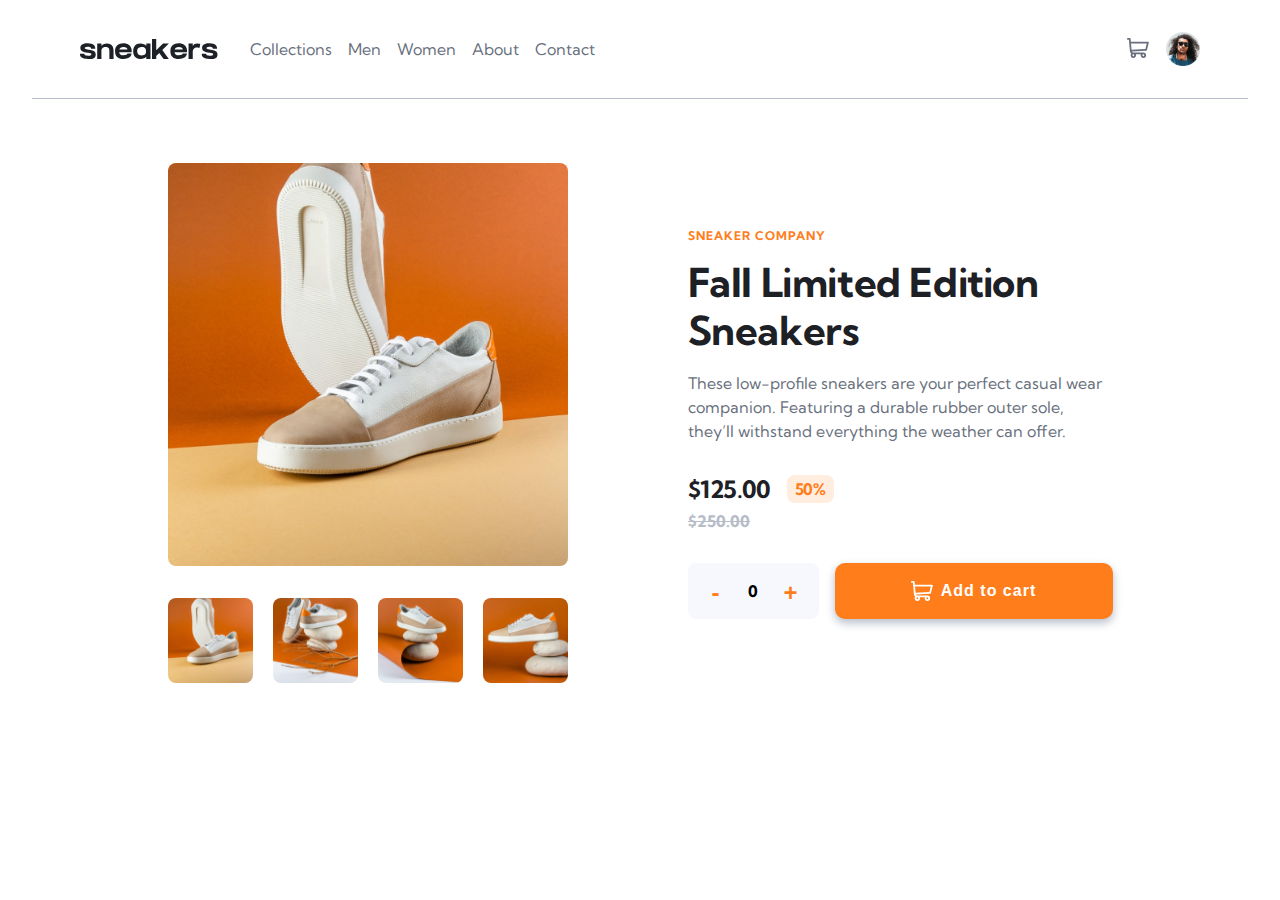
<file: Intermediate/ecommerce-product-page-main/index.html>
<!DOCTYPE html>
<html lang="en">
  <head>
    <meta charset="UTF-8" />
    <meta name="viewport" content="width=device-width, initial-scale=1.0" />
    <meta name="description" content="E-commerce product page " />
    <link
      rel="icon"
      type="image/png"
      sizes="32x32"
      href="./images/favicon-32x32.png"
    />
    <!-- Font -->
    <link rel="preconnect" href="https://fonts.googleapis.com" />
    <link rel="preconnect" href="https://fonts.gstatic.com" crossorigin />
    <link
      href="https://fonts.googleapis.com/css2?family=Kumbh+Sans:wght@400;700&display=swap"
      rel="stylesheet"
    />
    <!-- Css -->
    <link rel="stylesheet" href="./css/main.css" />
    <!-- JS -->
    <script src="./js/contoroller.js" type="module" defer></script>
    <title>Frontend Mentor | E-commerce product page</title>
  </head>
  <body>
    <!-- Header -->
    <header class="header">
      <div class="header__left">
        <nav class="nav">
          <button class="nav__btn" type="button">
            <img
              class="nav__hamburger active"
              src="./images/icon-menu.svg"
              alt="hamburger menu"
            />
            <img
              class="nav__close"
              src="./images/icon-close.svg"
              alt="close menu"
            />
          </button>

          <ul class="nav__list">
            <li>
              <a class="nav__link" href="#">Collections</a>
            </li>

            <li>
              <a class="nav__link" href="#">Men</a>
            </li>

            <li>
              <a class="nav__link" href="#">Women</a>
            </li>

            <li>
              <a class="nav__link" href="#">About</a>
            </li>

            <li>
              <a class="nav__link" href="#">Contact</a>
            </li>
          </ul>
        </nav>

        <figure class="header__logo">
          <img src="./images/logo.svg" alt="logo" />
        </figure>
      </div>

      <div class="header__right">
        <button class="header__cart" type="button" aria-label="cart button">
          <svg
            width="22"
            height="20"
            xmlns="http://www.w3.org/2000/svg"
            aria-label="cart icon"
          >
            <path
              d="M20.925 3.641H3.863L3.61.816A.896.896 0 0 0 2.717 0H.897a.896.896 0 1 0 0 1.792h1l1.031 11.483c.073.828.52 1.726 1.291 2.336C2.83 17.385 4.099 20 6.359 20c1.875 0 3.197-1.87 2.554-3.642h4.905c-.642 1.77.677 3.642 2.555 3.642a2.72 2.72 0 0 0 2.717-2.717 2.72 2.72 0 0 0-2.717-2.717H6.365c-.681 0-1.274-.41-1.53-1.009l14.321-.842a.896.896 0 0 0 .817-.677l1.821-7.283a.897.897 0 0 0-.87-1.114ZM6.358 18.208a.926.926 0 0 1 0-1.85.926.926 0 0 1 0 1.85Zm10.015 0a.926.926 0 0 1 0-1.85.926.926 0 0 1 0 1.85Zm2.021-7.243-13.8.81-.57-6.341h15.753l-1.383 5.53Z"
              fill="#69707D"
              fill-rule="nonzero"
            />
          </svg>
        </button>

        <button
          class="header__avatar"
          type="button"
          aria-label="account button"
        >
          <img src="./images/image-avatar.png" alt="avatar" />
        </button>
      </div>
    </header>
    <div class="line"></div>

    <main class="wrapper">
      <!-- Carousel -->
      <div class="carousel" aria-label="carousel">
        <!-- slider -->
        <div class="carousel__slider" aria-label="slider">
          <div class="carousel__slides-container">
            <figure class="carousel__slide" data-lightbox="true">
              <img src="./images/image-product-1.jpg" alt="shoe image1" />
            </figure>
          </div>

          <button
            class="carousel__btn carousel__btn--previous"
            data-go="previous"
            type="button"
          >
            <img src="./images/icon-previous.svg" alt="previous" />
          </button>

          <button
            class="carousel__btn carousel__btn--next"
            data-go="next"
            type="button"
          >
            <img src="./images/icon-next.svg" alt="next" />
          </button>
        </div>

        <!-- thumbnail __ for desktop -->
        <div class="carousel__thumbnail" aria-label="thumbnail">
          <button class=" " type="button" data-thumbnail="1">
            <img
              class="carousel__thumb-img"
              src="./images/image-product-1-thumbnail.jpg"
              alt="thumbnail product 1"
            />
          </button>

          <button class=" " type="button" data-thumbnail="2">
            <img
              class="carousel__thumb-img"
              src="./images/image-product-2-thumbnail.jpg"
              alt="thumbnail product 2"
            />
          </button>

          <button class=" " type="button" data-thumbnail="3">
            <img
              class="carousel__thumb-img"
              src="./images/image-product-3-thumbnail.jpg"
              alt="thumbnail product 3"
            />
          </button>

          <button class=" " type="button" data-thumbnail="4">
            <img
              class="carousel__thumb-img"
              src="./images/image-product-4-thumbnail.jpg"
              alt="thumbnail product 4"
            />
          </button>
        </div>
      </div>

      <!-- Product -->
      <section class="product">
        <span class="product__label" aria-label="label">Sneaker Company</span>
        <h2 class="product__title">Fall Limited Edition Sneakers</h2>
        <p class="product__caption">
          These low-profile sneakers are your perfect casual wear companion.
          Featuring a durable rubber outer sole, they’ll withstand everything
          the weather can offer.
        </p>

        <div class="product__price">
          <p class="product__off">$125.00 <span>50%</span></p>
          <p>$250.00</p>
        </div>

        <div class="product__counter">
          <button type="button" data-counter="decrease" aria-label="decrease">
            -
          </button>
          <span aria-label="number">0</span>
          <button type="button" data-counter="increase" aria-label="increase">
            +
          </button>
        </div>

        <button class="product__add btn--add-to-cart">
          <svg
            width="22"
            height="20"
            xmlns="http://www.w3.org/2000/svg"
            aria-label="cart icon"
          >
            <path
              d="M20.925 3.641H3.863L3.61.816A.896.896 0 0 0 2.717 0H.897a.896.896 0 1 0 0 1.792h1l1.031 11.483c.073.828.52 1.726 1.291 2.336C2.83 17.385 4.099 20 6.359 20c1.875 0 3.197-1.87 2.554-3.642h4.905c-.642 1.77.677 3.642 2.555 3.642a2.72 2.72 0 0 0 2.717-2.717 2.72 2.72 0 0 0-2.717-2.717H6.365c-.681 0-1.274-.41-1.53-1.009l14.321-.842a.896.896 0 0 0 .817-.677l1.821-7.283a.897.897 0 0 0-.87-1.114ZM6.358 18.208a.926.926 0 0 1 0-1.85.926.926 0 0 1 0 1.85Zm10.015 0a.926.926 0 0 1 0-1.85.926.926 0 0 1 0 1.85Zm2.021-7.243-13.8.81-.57-6.341h15.753l-1.383 5.53Z"
              fill="#69707D"
              fill-rule="nonzero"
            />
          </svg>
          Add to cart
        </button>
      </section>
    </main>

    <!-- Lightbox -->
    <div class="lightbox" aria-label="lightbox">
      <div class="content">
        <button type="button" class="close">
          <svg
            class="close-icon"
            aria-label="close icon"
            width="14"
            height="15"
            xmlns="http://www.w3.org/2000/svg"
          >
            <path
              d="m11.596.782 2.122 2.122L9.12 7.499l4.597 4.597-2.122 2.122L7 9.62l-4.595 4.597-2.122-2.122L4.878 7.5.282 2.904 2.404.782l4.595 4.596L11.596.782Z"
              fill="#69707D"
              fill-rule="evenodd"
            />
          </svg>
        </button>
        <div class="carousel" aria-label="carousel">
          <!-- slider -->
          <div class="carousel__slider" aria-label="slider">
            <div class="carousel__slides-container">
              <figure class="carousel__slide">
                <img src="./images/image-product-1.jpg" alt="shoe image1" />
              </figure>
            </div>

            <button
              class="carousel__btn carousel__btn--previous"
              data-go="previous"
              type="button"
            >
              <img src="./images/icon-previous.svg" alt="previous" />
            </button>

            <button
              class="carousel__btn carousel__btn--next"
              data-go="next"
              type="button"
            >
              <img src="./images/icon-next.svg" alt="next" />
            </button>
          </div>

          <!-- thumbnail __ for desktop -->
          <div class="carousel__thumbnail" aria-label="thumbnail">
            <button type="button" data-thumbnail="1">
              <img
                class="carousel__thumb-img"
                src="./images/image-product-1-thumbnail.jpg"
                alt="thumbnail product 1"
              />
            </button>

            <button type="button" data-thumbnail="2">
              <img
                class="carousel__thumb-img"
                src="./images/image-product-2-thumbnail.jpg"
                alt="thumbnail product 2"
              />
            </button>

            <button type="button" data-thumbnail="3">
              <img
                class="carousel__thumb-img"
                src="./images/image-product-3-thumbnail.jpg"
                alt="thumbnail product 3"
              />
            </button>

            <button type="button" data-thumbnail="4">
              <img
                class="carousel__thumb-img"
                src="./images/image-product-4-thumbnail.jpg"
                alt="thumbnail product 4"
              />
            </button>
          </div>
        </div>
      </div>
    </div>

    <div class="overlay"></div>
  </body>
</html>
</file>
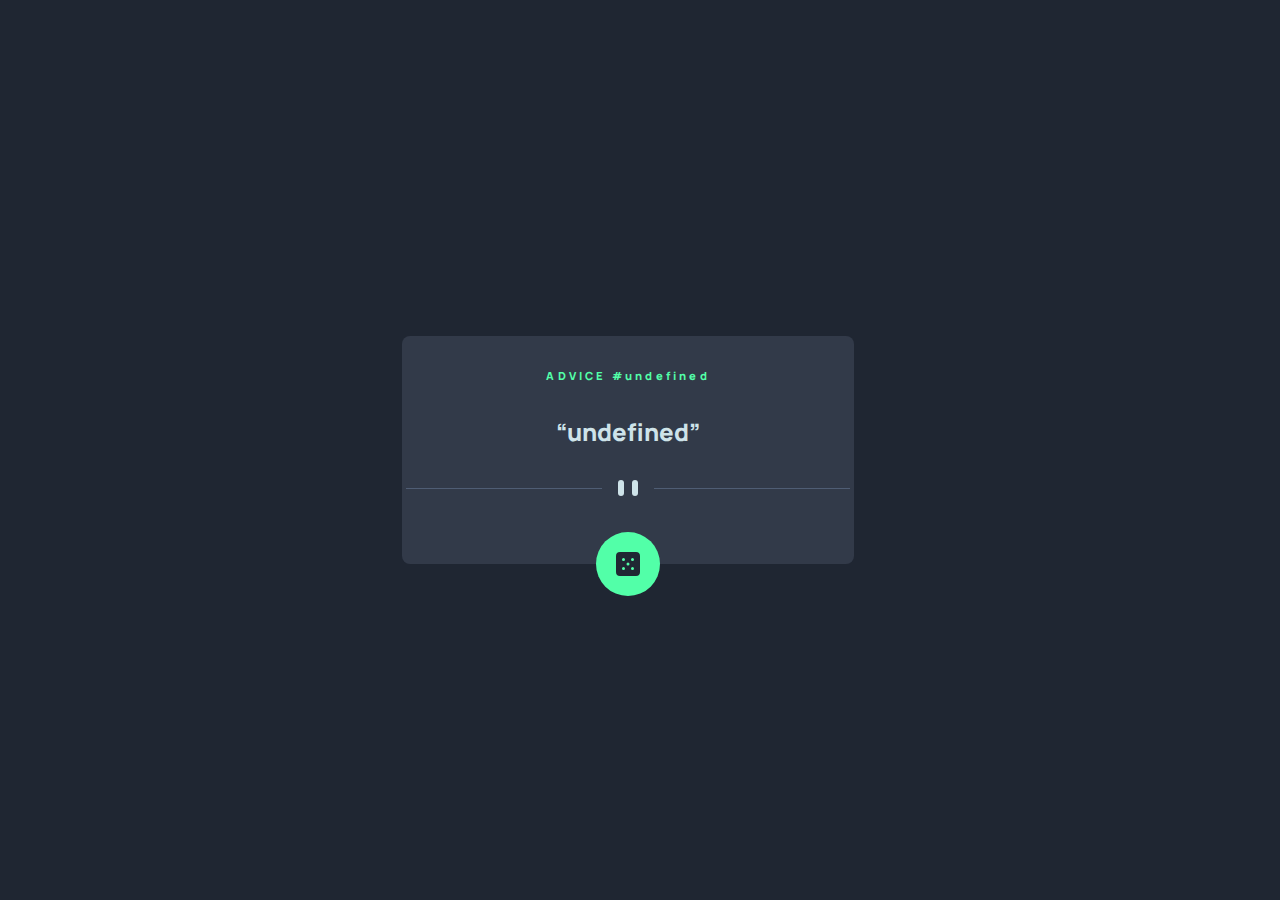
<file: Junior/advice-generator-app-main/index.html>
<!DOCTYPE html>
<html lang="en">

<head>
  <meta charset="UTF-8">
  <meta name="viewport" content="width=device-width, initial-scale=1.0">
  <meta name="description" content="advice generator ">
  <!-- displays site properly based on user's device -->
  <link rel="icon" type="image/png" sizes="32x32" href="./images/favicon-32x32.png">
  <title>Frontend Mentor | Advice generator app</title>
  <link rel="stylesheet" href="css/main.css">
  <script src="js/script.js" defer></script>
</head>

<body>
  <main>
    <article class="advice">
      <h1 class="advice__title">ADVICE #<span id="advice__number"></span></h1>
      <p class="advice__text">
        <q id="advice__quote">
        </q>
      </p>
      <picture class="advice__image">
        <source media="(min-width:64rem)" srcset="./images/pattern-divider-desktop.svg">
        <img src="./images/pattern-divider-mobile.svg" alt="">
      </picture>
      <button aria-label="generate new advice" class="advice__dice" id="advice__dice">
        <img src="./images/icon-dice.svg" alt="">
      </button>
    </article>
  </main>
</body>

</html>
</file>
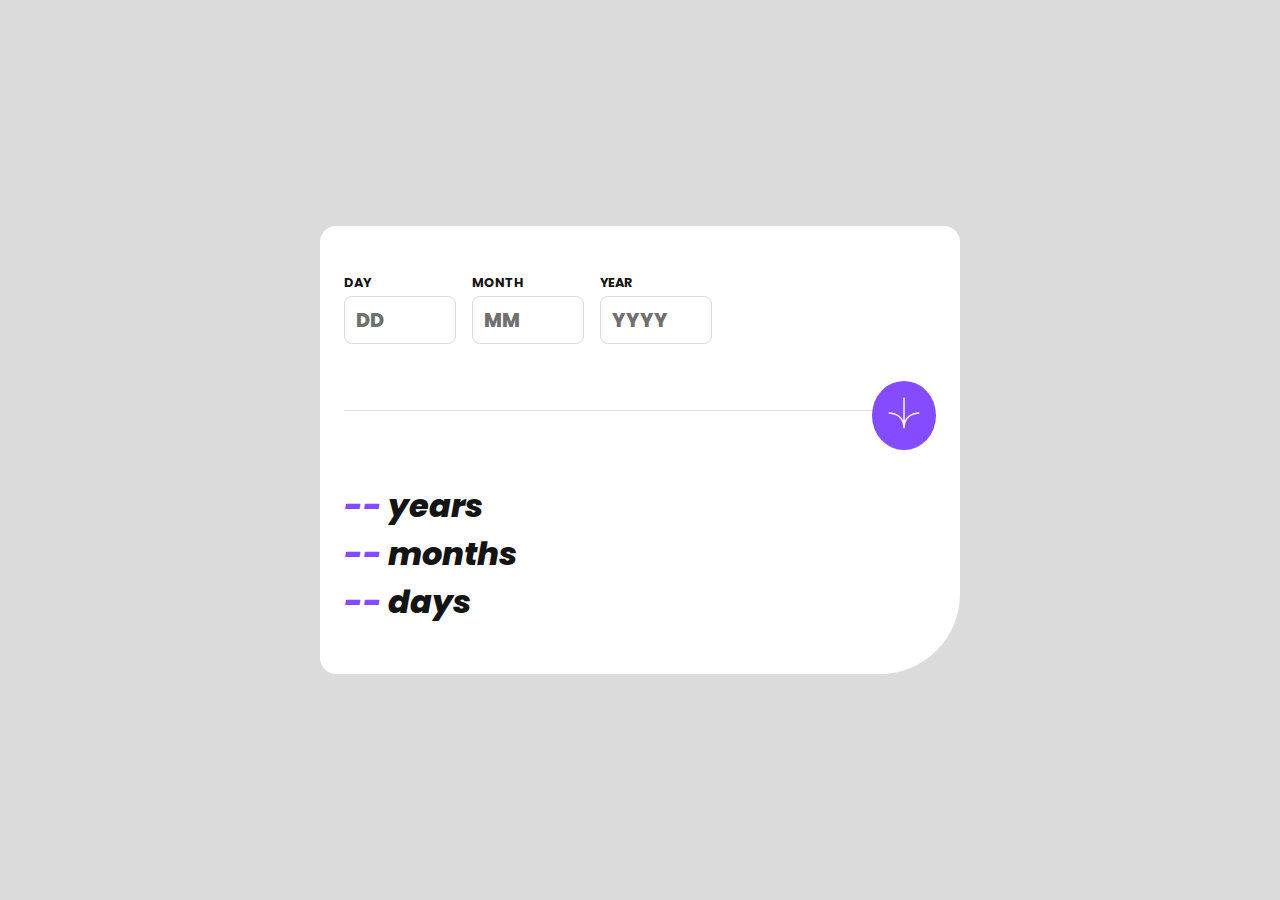
<file: Junior/age-calculator-app-main/index.html>
<!DOCTYPE html>
<html lang="en">

<head>
  <meta charset="UTF-8">
  <meta name="viewport" content="width=device-width, initial-scale=1.0">
  <meta name="description" content="age calculator app">
  <link rel="icon" type="image/png" sizes="32x32" href="./assets/images/favicon-32x32.png">
  <title>Frontend Mentor | Age calculator app</title>
  <link rel="stylesheet" href="css/main.css">
  <script src="js/script.js" defer></script>
</head>

<body>
  <main>
    <section class="calculator">

      <form action="#" method="post" class="calculator__form" id="calculator__form">
        <div class="calculator__inputs">
          <label class="calculator__label calculator__label--day" for="calculator__day">
            DAY
            <input type="text" name="day" id="calculator__day" class="calculator__input" placeholder="DD">
            <p role="alert" class="calculator__error calculator__error--day"></p>
          </label>
          <label class="calculator__label calculator__label--month" for="calculator__month">
            MONTH
            <input type="text" name="month" id="calculator__month" class="calculator__input" placeholder="MM">
            <p role="alert" class="calculator__error calculator__error--month"></p>
          </label>
          <label class="calculator__label calculator__label--year" for="calculator__year">
            YEAR
            <input type="text" name="year" id="calculator__year" class="calculator__input" placeholder="YYYY">
            <p role="alert" class="calculator__error calculator__error--year"></p>
          </label>
        </div>
        <button class="calculator__button" id="calculator__button" aria-label="result button">
          <img src="./assets/images/icon-arrow.svg" alt="">
        </button>
      </form>

      <div class="calculator__line"></div>

      <section class="calculator__result">
        <p class="calculator__age">
          <span class="calculator__dash calculator__dash--year">--</span> years
        </p> 
        <p class="calculator__age">
          <span class="calculator__dash calculator__dash--month">--</span> months
        </p>
        <p class="calculator__age">
          <span class="calculator__dash calculator__dash--day">--</span> days
        </p>
      </section>

    </section>

  </main>
</body>

</html>
</file>
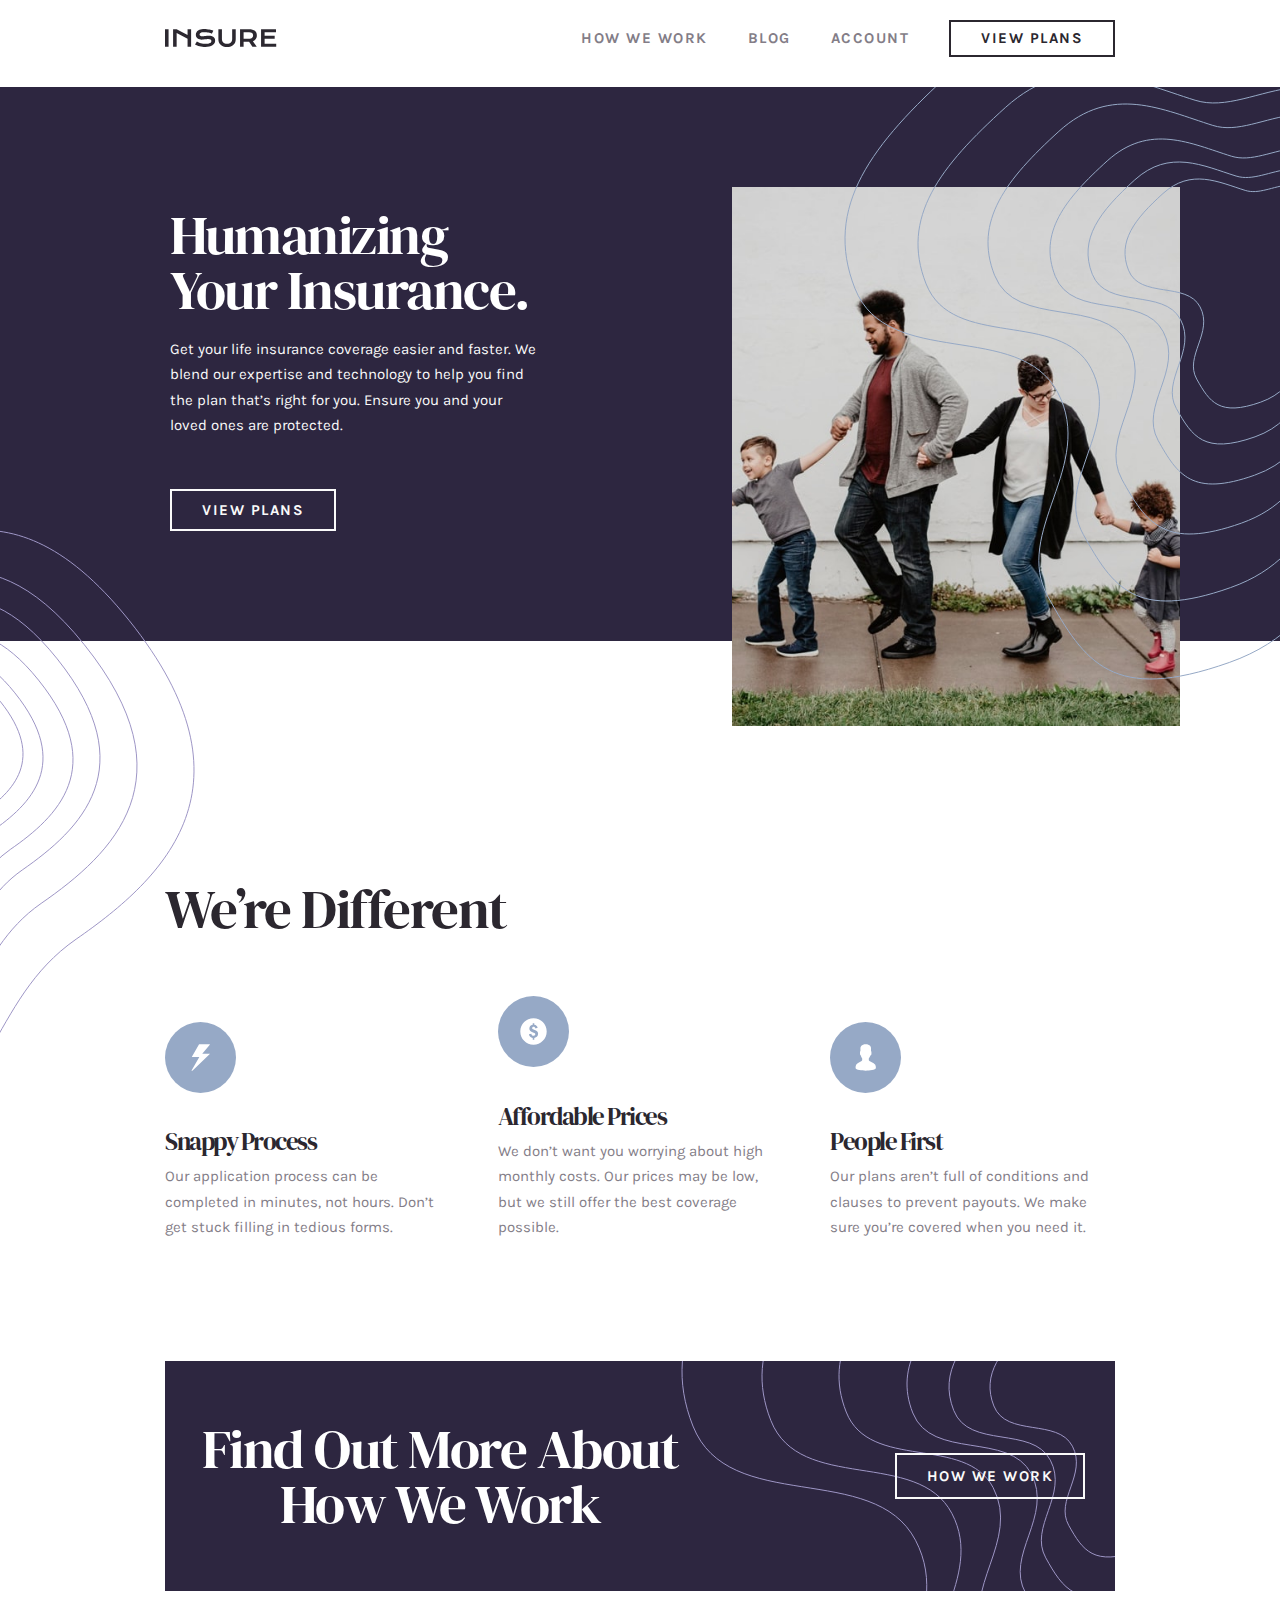
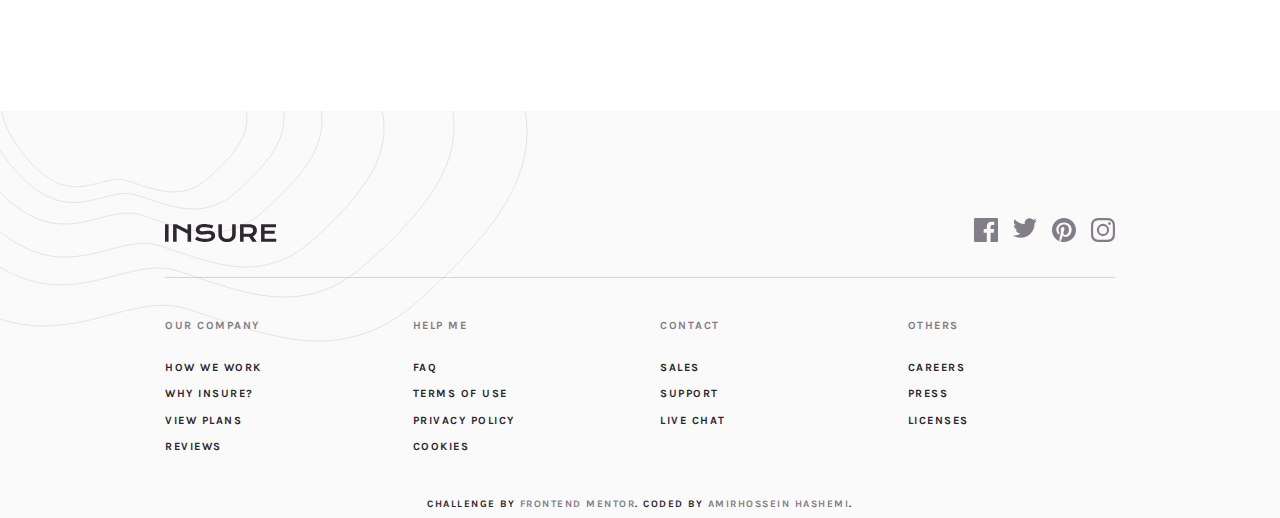
<file: Junior/insure-landing-page-master/index.html>
<!DOCTYPE html>
<html lang="en">

<head>
  <meta charset="UTF-8">
  <meta name="description" content="Frontend Mentor Challenge - Insure landing page">
  <meta name="viewport" content="width=device-width, initial-scale=1.0">
  <link rel="icon" type="image/png" sizes="32x32" href="./images/favicon-32x32.png">
  <title>Frontend Mentor | Insure landing page</title>
  <!-- Fonts link -->
  <link rel="preconnect" href="https://fonts.googleapis.com">
  <link rel="preconnect" href="https://fonts.gstatic.com" crossorigin>
  <link href="https://fonts.googleapis.com/css2?family=Karla:wght@400;700&display=swap" rel="stylesheet">
  <link href="https://fonts.googleapis.com/css2?family=DM+Serif+Display&display=swap" rel="stylesheet">
  <!-- CSS link -->
  <link rel="stylesheet" href="css/main.css">
  <!-- JS link -->
  <script src="./js/script.js" defer></script>
</head>

<body>
  <header>
    <!-- NAVIGATION -->
    <nav>
      <div class="container">
        <div class="nav">
          <img src="./images/logo.svg" alt="Insure logo">
          <button aria-label="menu button" type="button">
            <!-- bars icon -->
            <svg aria-hidden="false" aria-label="bars icon" xmlns="http://www.w3.org/2000/svg" fill="none"
              viewBox="0 0 24 24" stroke-width="1.5" stroke="currentColor" class="nav__bars">
              <path stroke-linecap="round" stroke-linejoin="round" d="M3.75 6.75h16.5M3.75 12h16.5m-16.5 5.25h16.5" />
            </svg>
            <!-- close icon -->
            <svg aria-hidden="true" aria-label="close icon" xmlns="http://www.w3.org/2000/svg" fill="none"
              viewBox="0 0 24 24" stroke-width="1.5" stroke="currentColor" class="nav__close nav__close--none">
              <path stroke-linecap="round" stroke-linejoin="round" d="M6 18L18 6M6 6l12 12" />
            </svg>
          </button>
          <ul class="nav__menu">
            <li>
              <a href="#">HOW WE WORK</a>
            </li>
            <li>
              <a href="#">BLOG</a>
            </li>
            <li>
              <a href="#">ACCOUNT</a>
            </li>
            <li>
              <a href="#">VIEW PLANS</a>
            </li>
          </ul>
        </div>
      </div>
    </nav>
    <!-- HERO -->
    <div class="hero">
      <picture>
        <source media="(min-width: 1024px)" srcset="./images/image-intro-desktop.jpg">
        <img src="./images/image-intro-mobile.jpg" alt="happy family">
      </picture>
      <div class="container">
        <article>
          <h1>Humanizing your insurance.</h1>
          <p> Get your life insurance coverage easier and faster. We blend our expertise
            and technology to help you find the plan that’s right for you. Ensure you
            and your loved ones are protected.
          </p>
          <a href="#">View plans</a>
        </article>
      </div>
    </div>
  </header>
  <main>
    <section class="features">
      <div class="container">
        <h2>We’re different</h2>
        <div class="features__box">
          <!-- features--1 -->
          <section class="features__item">
            <img src="./images/icon-snappy-process.svg" alt="">
            <h3>Snappy Process</h3>
            <p>Our application process can be completed in minutes, not hours. Don’t get
              stuck filling in tedious forms.
            </p>
          </section>
          <!-- features--2 -->
          <section class="features__item">
            <img src="./images/icon-affordable-prices.svg" alt="">
            <h3>Affordable Prices</h3>
            <p>We don’t want you worrying about high monthly costs. Our prices may be low,
              but we still offer the best coverage possible.
            </p>
          </section>
          <!-- features--3 -->
          <section class="features__item">
            <img src="./images/icon-people-first.svg" alt="">
            <h3>People First</h3>
            <p> Our plans aren’t full of conditions and clauses to prevent payouts. We make
              sure you’re covered when you need it.
            </p>
          </section>
        </div>
      </div>
    </section>
    <section class="CTA">
      <div class="container">
        <div class="CTA__content">
          <h2>Find out more about how we work</h2>
          <a href="">How we work</a>
        </div>
      </div>
    </section>
  </main>
  <footer>
    <div class="container">
      <div class="footer-content">
        <div class="footer-content__media">
          <img src="./images/logo.svg" alt="logo">
          <ul>
            <li>
              <a href="#">
                <svg aria-label="facebook icon" class="footer-content__icon" xmlns="http://www.w3.org/2000/svg"
                  width="24" height="24">
                  <path fill="#837D88"
                    d="M22.675 0H1.325C.593 0 0 .593 0 1.325v21.351C0 23.407.593 24 1.325 24H12.82v-9.294H9.692v-3.622h3.128V8.413c0-3.1 1.893-4.788 4.659-4.788 1.325 0 2.463.099 2.795.143v3.24l-1.918.001c-1.504 0-1.795.715-1.795 1.763v2.313h3.587l-.467 3.622h-3.12V24h6.116c.73 0 1.323-.593 1.323-1.325V1.325C24 .593 23.407 0 22.675 0z" />
                </svg>
              </a>
            </li>
            <li>
              <a href="#">
                <svg aria-label="twitter icon" class="footer-content__icon" xmlns="http://www.w3.org/2000/svg"
                  width="24" height="20">
                  <path fill="#837D88"
                    d="M24 2.557a9.83 9.83 0 01-2.828.775A4.932 4.932 0 0023.337.608a9.864 9.864 0 01-3.127 1.195A4.916 4.916 0 0016.616.248c-3.179 0-5.515 2.966-4.797 6.045A13.978 13.978 0 011.671 1.149a4.93 4.93 0 001.523 6.574 4.903 4.903 0 01-2.229-.616c-.054 2.281 1.581 4.415 3.949 4.89a4.935 4.935 0 01-2.224.084 4.928 4.928 0 004.6 3.419A9.9 9.9 0 010 17.54a13.94 13.94 0 007.548 2.212c9.142 0 14.307-7.721 13.995-14.646A10.025 10.025 0 0024 2.557z" />
                </svg>
              </a>
            </li>
            <li>
              <a href="#">
                <svg aria-label="pinterest icon" class="footer-content__icon" xmlns="http://www.w3.org/2000/svg"
                  width="24" height="24">
                  <path fill="#837D88"
                    d="M12 0C5.373 0 0 5.372 0 12c0 5.084 3.163 9.426 7.627 11.174-.105-.949-.2-2.405.042-3.441.218-.937 1.407-5.965 1.407-5.965s-.359-.719-.359-1.782c0-1.668.967-2.914 2.171-2.914 1.023 0 1.518.769 1.518 1.69 0 1.029-.655 2.568-.994 3.995-.283 1.194.599 2.169 1.777 2.169 2.133 0 3.772-2.249 3.772-5.495 0-2.873-2.064-4.882-5.012-4.882-3.414 0-5.418 2.561-5.418 5.207 0 1.031.397 2.138.893 2.738a.36.36 0 01.083.345l-.333 1.36c-.053.22-.174.267-.402.161-1.499-.698-2.436-2.889-2.436-4.649 0-3.785 2.75-7.262 7.929-7.262 4.163 0 7.398 2.967 7.398 6.931 0 4.136-2.607 7.464-6.227 7.464-1.216 0-2.359-.631-2.75-1.378l-.748 2.853c-.271 1.043-1.002 2.35-1.492 3.146C9.57 23.812 10.763 24 12 24c6.627 0 12-5.373 12-12 0-6.628-5.373-12-12-12z" />
                </svg>
              </a>
            </li>
            <li>
              <a href="#">
                <svg aria-label="instagram icon" class="footer-content__icon" xmlns="http://www.w3.org/2000/svg" width="24" height="24">
                  <path fill="#837D88"
                    d="M12 2.163c3.204 0 3.584.012 4.85.07 3.252.148 4.771 1.691 4.919 4.919.058 1.265.069 1.645.069 4.849 0 3.205-.012 3.584-.069 4.849-.149 3.225-1.664 4.771-4.919 4.919-1.266.058-1.644.07-4.85.07-3.204 0-3.584-.012-4.849-.07-3.26-.149-4.771-1.699-4.919-4.92-.058-1.265-.07-1.644-.07-4.849 0-3.204.013-3.583.07-4.849.149-3.227 1.664-4.771 4.919-4.919 1.266-.057 1.645-.069 4.849-.069zM12 0C8.741 0 8.333.014 7.053.072 2.695.272.273 2.69.073 7.052.014 8.333 0 8.741 0 12c0 3.259.014 3.668.072 4.948.2 4.358 2.618 6.78 6.98 6.98C8.333 23.986 8.741 24 12 24c3.259 0 3.668-.014 4.948-.072 4.354-.2 6.782-2.618 6.979-6.98.059-1.28.073-1.689.073-4.948 0-3.259-.014-3.667-.072-4.947-.196-4.354-2.617-6.78-6.979-6.98C15.668.014 15.259 0 12 0zm0 5.838a6.162 6.162 0 100 12.324 6.162 6.162 0 000-12.324zM12 16a4 4 0 110-8 4 4 0 010 8zm6.406-11.845a1.44 1.44 0 100 2.881 1.44 1.44 0 000-2.881z" />
                </svg>
              </a>
            </li>
          </ul>
        </div>
        <ul class="footer-content__list">
          <li>
            Our company
          </li>
          <li>
            <a href="#">How we work</a>
          </li>
          <li>
            <a href="#">Why Insure?</a>
          </li>
          <li>
            <a href="#">View plans</a>
          </li>
          <li>
            <a href="#">Reviews</a>
          </li>
        </ul>
        <ul class="footer-content__list">
          <li>
            Help me
          </li>
          <li>
            <a href="#">FAQ</a>
          </li>
          <li>
            <a href="#">Terms of use</a>
          </li>
          <li>
            <a href="#">Privacy policy</a>
          </li>
          <li>
            <a href="#">Cookies</a>
          </li>
        </ul>
        <ul class="footer-content__list">
          <li>
            Contact
          </li>
          <li>
            <a href="#">Sales</a>
          </li>
          <li>
            <a href="#">Support</a>
          </li>
          <li>
            <a href="#">Live chat</a>
          </li>
        </ul>
        <ul class="footer-content__list">
          <li>
            Others
          </li>
          <li>
            <a href="#">Careers</a>
          </li>
          <li>
            <a href="#">Press</a>
          </li>
          <li>
            <a href="#">Licenses</a>
          </li>
        </ul>
        <p class="footer-content__details">
          Challenge by <a href="https://www.frontendmentor.io?ref=challenge" target="_blank">Frontend Mentor</a>.
          Coded by <a href="#">AmirHossein Hashemi</a>.
        </p>
      </div>
    </div>
  </footer>
</body>

</html>
</file>
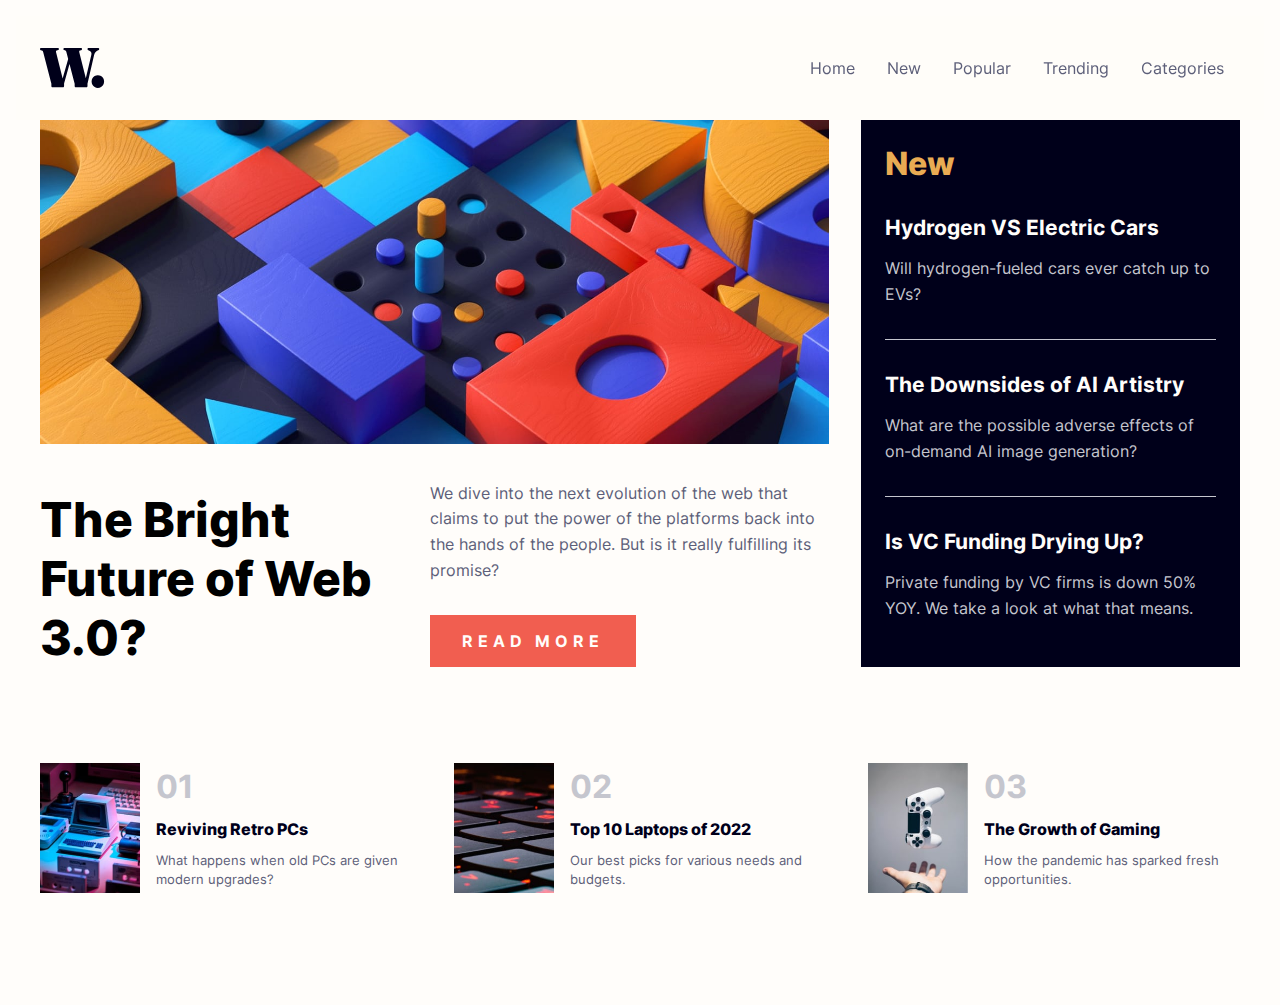
<file: Junior/news-homepage-main/index.html>
<!DOCTYPE html>
<html lang="en">

<head>
  <meta charset="UTF-8">
  <meta name="viewport" content="width=device-width, initial-scale=1.0">
  <meta name="description" content="news homepage">
  <link rel="icon" type="image/png" sizes="32x32" href="./assets/images/favicon-32x32.png">
  <title>Frontend Mentor | News homepage</title>
  <link rel="stylesheet" href="css/main.css">
  <script src="js/script.js" defer></script>
</head>

<body>
  <header class="header">

    <nav class="header__navbar">
      <img src="./assets/images/logo.svg" alt="">
      <button aria-label="menu button" id="menuButton" class="header__menu-icon" type="button">
        <img id="menuIcon" src="./assets/images/icon-menu.svg" alt="menu">
      </button>
      <ul id="menu" class="header__menu" aria-expanded="false">
        <li class="header__item">
          <a href="#" class="header__link">Home</a>
        </li>
        <li class="header__item">
          <a href="#" class="header__link">New</a>
        </li>
        <li class="header__item">
          <a href="#" class="header__link">Popular</a>
        </li>
        <li class="header__item">
          <a href="#" class="header__link">Trending</a>
        </li>
        <li class="header__item">
          <a href="#" class="header__link">Categories</a>
        </li>
      </ul>
    </nav>

  </header>

  <main>

    <section class="web" aria-label="The Bright Future of Web 3.0">
      <picture class="web__picture">
        <source media="(min-width:64rem)" srcset="./assets/images/image-web-3-desktop.jpg">
        <img src="./assets/images/image-web-3-mobile.jpg" alt="">
      </picture>
      <article class="web__article" aria-label="Explain Bright Future of Web 3.0">
        <h1>The Bright Future of Web 3.0?</h1>
        <div class="web__caption">
          <p>
            We dive into the next evolution of the web that claims to put the power of the platforms
            back into the hands of the
            people.
            But is it really fulfilling its promise?
          </p>
          <a class="web__link" href="#">READ MORE</a>
        </div>
      </article>
    </section>

    <section class="new" aria-label="new articles">
      <h2>New</h2>
      <article class="new__item" aria-label="Hydrogen VS Electric Cars">
        <h3 class="new__title">
          <a class="new__link" href="#">Hydrogen VS Electric Cars</a>
        </h3>
        <p class="new__caption">Will hydrogen-fueled cars ever catch up to EVs?</p>
      </article>
      <article class="new__item" aria-label="The Downsides of AI Artistry">
        <h3 class="new__title">
          <a class="new__link" href="#">The Downsides of AI Artistry</a>
        </h3>
        <p class="new__caption">What are the possible adverse effects of on-demand AI image generation?</p>
      </article>
      <article class="new__item new__item--last" aria-label="Is VC Funding Drying Up?">
        <h3 class="new__title">
          <a class="new__link" href="#">Is VC Funding Drying Up?</a>
        </h3>
        <p class="new__caption">Private funding by VC firms is down 50% YOY. We take a look at what that means.</p>
      </article>
    </section>

    <section class="tech" aria-label="new article about technology">
      <article class="tech__item" aria-label="Reviving Retro PCs">
        <img src="./assets/images/image-retro-pcs.jpg" alt="">
        <div class="tech__body">
          <span class="tech__number">01</span>
          <h3 class="tech__title">
            <a class="tech__link" href="#">Reviving Retro PCs</a>
          </h3>
          <p class="tech__caption">What happens when old PCs are given modern upgrades?</p>
        </div>
      </article>
      <article class="tech__item" aria-label="Top 10 Laptops of 2022">
        <img src="./assets/images/image-top-laptops.jpg" alt="">
        <div class="tech__body">
          <span class="tech__number">02</span>
          <h3 class="tech__title">
            <a class="tech__link" href="#">Top 10 Laptops of 2022</a>
          </h3>
          <p class="tech__caption">Our best picks for various needs and budgets.</p>
        </div>
      </article>
      <article class="tech__item" aria-label="The Growth of Gaming">
        <img src="./assets/images/image-gaming-growth.jpg" alt="">
        <div class="tech__body">
          <span class="tech__number">03</span>
          <h3 class="tech__title">
            <a class="tech__link" href="#">The Growth of Gaming</a>
          </h3>
          <p class="tech__caption">How the pandemic has sparked fresh opportunities.</p>
        </div>
      </article>
    </section>

  </main>
</body>

</html>
</file>
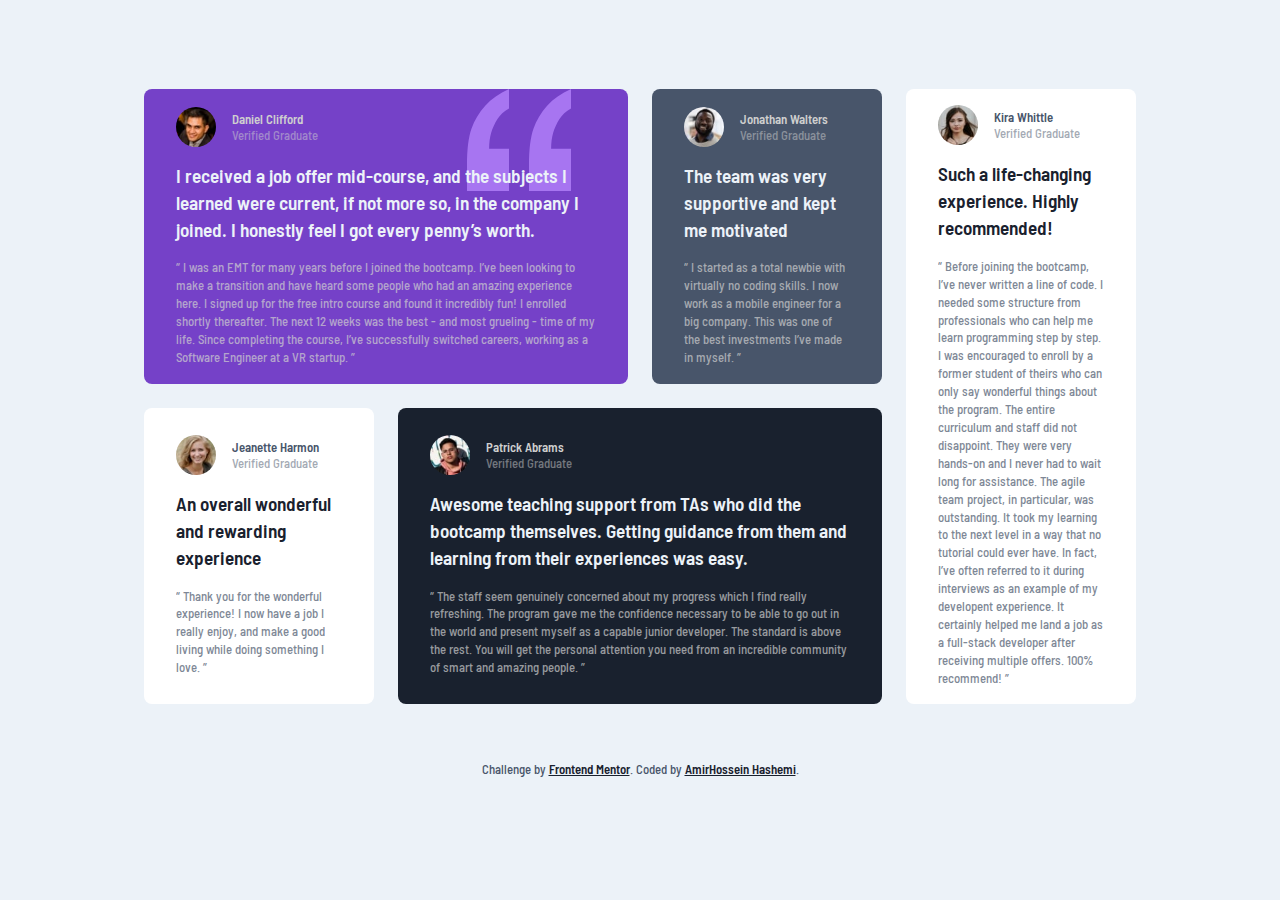
<file: Junior/testimonials-grid-section-main/index.html>
<!DOCTYPE html>
<html lang="en">

<head>
  <meta charset="UTF-8">
  <meta name="viewport" content="width=device-width, initial-scale=1.0">
  <link rel="icon" type="image/png" sizes="32x32" href="./images/favicon-32x32.png">
  <title>Frontend Mentor | Testimonials Grid</title>
  <link rel="stylesheet" href="css/main.css">
</head>

<body>
  <main>

    <article class="graduate graduate--1">
      <section class="graduate__info">
        <img class="graduate__img" src="./images/image-daniel.jpg" alt="graduate person image">
        <div class="graduate__id">
          <span class="graduate__name graduate__name--1">Daniel Clifford</span>
          <span class="graduate__label graduate__label--1">Verified Graduate</span>
        </div>
      </section>
      <p class="graduate__main-opinion graduate__main-opinion--1">
        I received a job offer mid-course, and the subjects I learned were current, if not more so,
        in the company I joined. I honestly feel I got every penny’s worth.
      </p>
      <p class="graduate__explanation graduate__explanation--1">
        <q>
          I was an EMT for many years before I joined the bootcamp. I’ve been looking to make a
          transition and have heard some people who had an amazing experience here. I signed up
          for the free intro course and found it incredibly fun! I enrolled shortly thereafter.
          The next 12 weeks was the best - and most grueling - time of my life. Since completing
          the course, I’ve successfully switched careers, working as a Software Engineer at a VR startup.
        </q>
      </p>
    </article>

    <article class="graduate graduate--2">
      <section class="graduate__info">
        <img class="graduate__img graduate__img--2" src="./images/image-jonathan.jpg" alt="graduate person image">
        <div class="graduate__id">
          <span class="graduate__name graduate__name--2">Jonathan Walters</span>
          <span class="graduate__label graduate__label--2">Verified Graduate</span>
        </div>
      </section>
      <p class="graduate__main-opinion graduate__main-opinion--2">
        The team was very supportive and kept me motivated
      </p>
      <p class="graduate__explanation graduate__explanation--2">
        <q>
          I started as a total newbie with virtually no coding skills. I now work as a mobile engineer
          for a big company. This was one of the best investments I’ve made in myself.
        </q>
      </p>
    </article>

    <article class="graduate graduate--3">
      <section class="graduate__info">
        <img class="graduate__img graduate__img--3" src="./images/image-jeanette.jpg" alt="graduate person image">
        <div class="graduate__id">
          <span class="graduate__name graduate__name--3">Jeanette Harmon</span>
          <span class="graduate__label graduate__label--3">Verified Graduate</span>
        </div>
      </section>
      <p class="graduate__main-opinion graduate__main-opinion--3">
        An overall wonderful and rewarding experience
      </p>
      <p class="graduate__explanation graduate__explanation--3">
        <q>
          Thank you for the wonderful experience! I now have a job I really enjoy, and make a good living
          while doing something I love.
        </q>
      </p>
    </article>

    <article class="graduate graduate--4">
      <section class="graduate__info">
        <img class="graduate__img graduate__img--4" src="./images/image-patrick.jpg" alt="graduate person image">
        <div class="graduate__id">
          <span class="graduate__name graduate__name--4">Patrick Abrams</span>
          <span class="graduate__label graduate__label--4">Verified Graduate</span>
        </div>
      </section>
      <p class="graduate__main-opinion graduate__main-opinion--4">
        Awesome teaching support from TAs who did the bootcamp themselves. Getting guidance from them and
        learning from their experiences was easy.
      </p>
      <p class="graduate__explanation graduate__explanation--4">
        <q>
          The staff seem genuinely concerned about my progress which I find really refreshing. The program
          gave me the confidence necessary to be able to go out in the world and present myself as a capable
          junior developer. The standard is above the rest. You will get the personal attention you need from
          an incredible community of smart and amazing people.
        </q>
      </p>
    </article>

    <article class="graduate graduate--5">
      <section class="graduate__info">
        <img class="graduate__img graduate__img--5" src="./images/image-kira.jpg" alt="graduate person image">
        <div class="graduate__id">
          <span class="graduate__name graduate__name--5">Kira Whittle</span>
          <span class="graduate__label graduate__label--5">Verified Graduate</span>
        </div>
      </section>
      <p class="graduate__main-opinion graduate__main-opinion--5">
        Such a life-changing experience. Highly recommended!
      </p>
      <p class="graduate__explanation graduate__explanation--5">
        <q>
          Before joining the bootcamp, I’ve never written a line of code. I needed some structure from 
          professionals who can help me learn programming step by step. I was encouraged to enroll by a former 
          student of theirs who can only say wonderful things about the program. The entire curriculum and staff 
          did not disappoint. They were very hands-on and I never had to wait long for assistance. The agile team 
          project, in particular, was outstanding. It took my learning to the next level in a way that no tutorial 
          could ever have. In fact, I’ve often referred to it during interviews as an example of my developent 
          experience. It certainly helped me land a job as a full-stack developer after receiving multiple offers. 
          100% recommend!
        </q>
      </p>
    </article>

    <footer>
        Challenge by <a class="link" href="https://www.frontendmentor.io?ref=challenge" target="_blank">Frontend Mentor</a>. 
        Coded by <a href="https://www.frontendmentor.io/profile/seyyeddev" class="link">AmirHossein Hashemi</a>.
    </footer>

  </main>
</body>

</html>
</file>
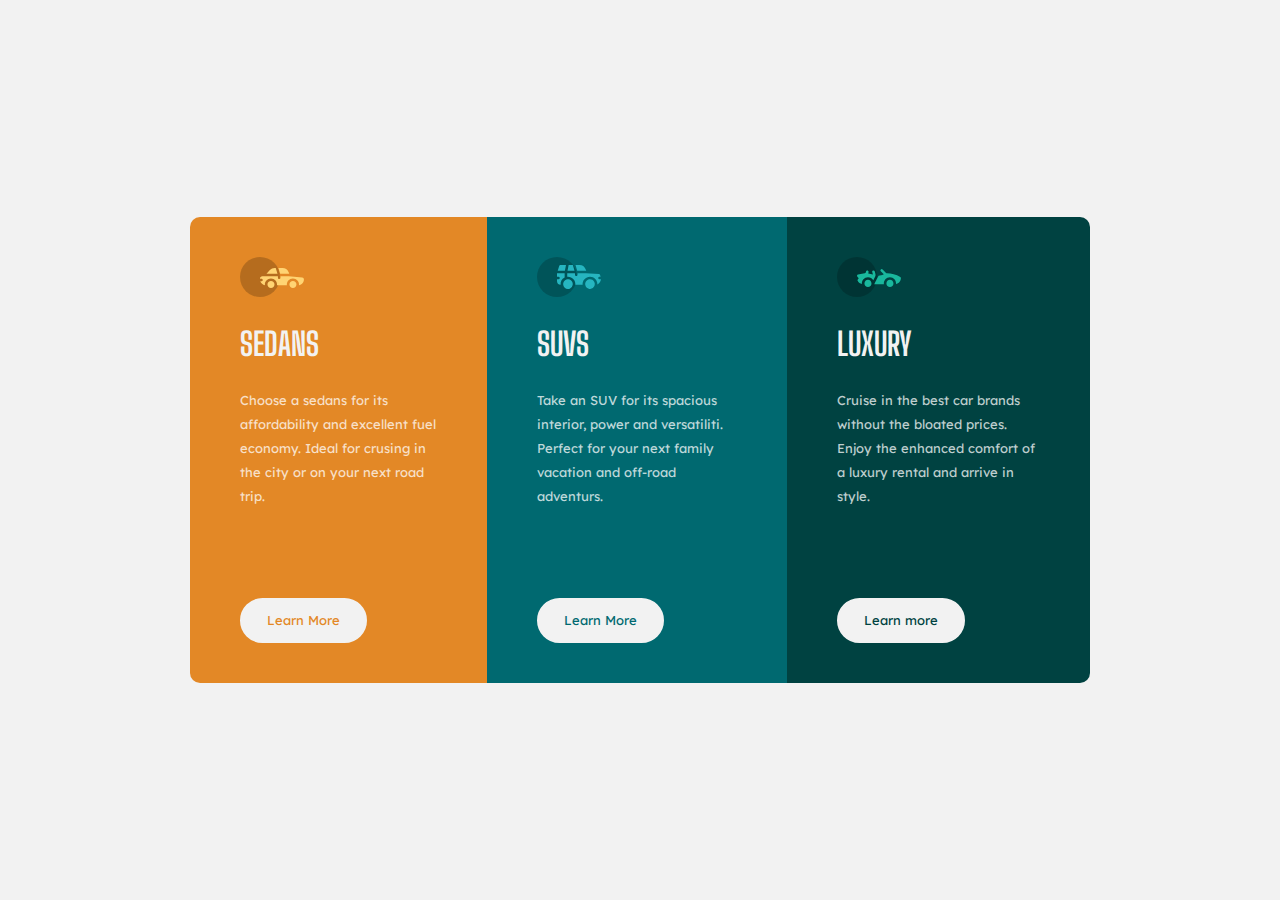
<file: Newbie/3-column-preview-card-component-main/index.html>
<!DOCTYPE html>
<html lang="en">

<head>
  <meta charset="UTF-8">
  <meta name="viewport" content="width=device-width, initial-scale=1.0">
  <!-- displays site properly based on user's device -->
  <link rel="icon" type="image/png" sizes="32x32" href="./images/favicon-32x32.png">
  <title>Frontend Mentor | 3-column preview card component</title>
  <!-- css links -->
  <link rel="stylesheet" href="css/normalize.css">
  <link rel="stylesheet" href="css/custom.css">
  <link rel="stylesheet" href="css/main.css">
  <link rel="stylesheet" href="css/responsive.css">
</head>

<body>
  <main class="layout">
    <div class="container">

      <div class="card card--sedans">
        <div class="card__icon">
          <img src="./images/icon-sedans.svg" alt="card__icon">
        </div>
        <h1 class="card__title">SEDANS</h1>
        <p class="card__caption">Choose a sedans for its affordability and excellent fuel economy.
          Ideal for crusing in the city or on your next road trip.
        </p>
        <button type="submit" class="card__btn card__btn--sedans">Learn More</button>
      </div>

      <div class="card card--suvs">
        <div class="card__icon">
          <img src="./images/icon-suvs.svg" alt="card__icon">
        </div>
        <h1 class="card__title">SUVS</h1>
        <p class="card__caption">Take an SUV for its spacious interior, power and versatiliti.
          Perfect for your next family vacation and off-road adventurs.
        </p>
        <button type="submit" class="card__btn card__btn--suvs">Learn More</button>
      </div>

      <div class="card card--luxury">
        <div class="card__icon">
          <img src="./images/icon-luxury.svg" alt="card__icon">
        </div>
        <h1 class="card__title">LUXURY</h1>
        <p class="card__caption">Cruise in the best car brands without the bloated prices.
          Enjoy the enhanced comfort of a luxury rental and arrive in style.
        </p>
        <button type="submit" class="card__btn card__btn--luxury">Learn more</button>
      </div>

    </div>
  </main>
</body>

</html>
</file>
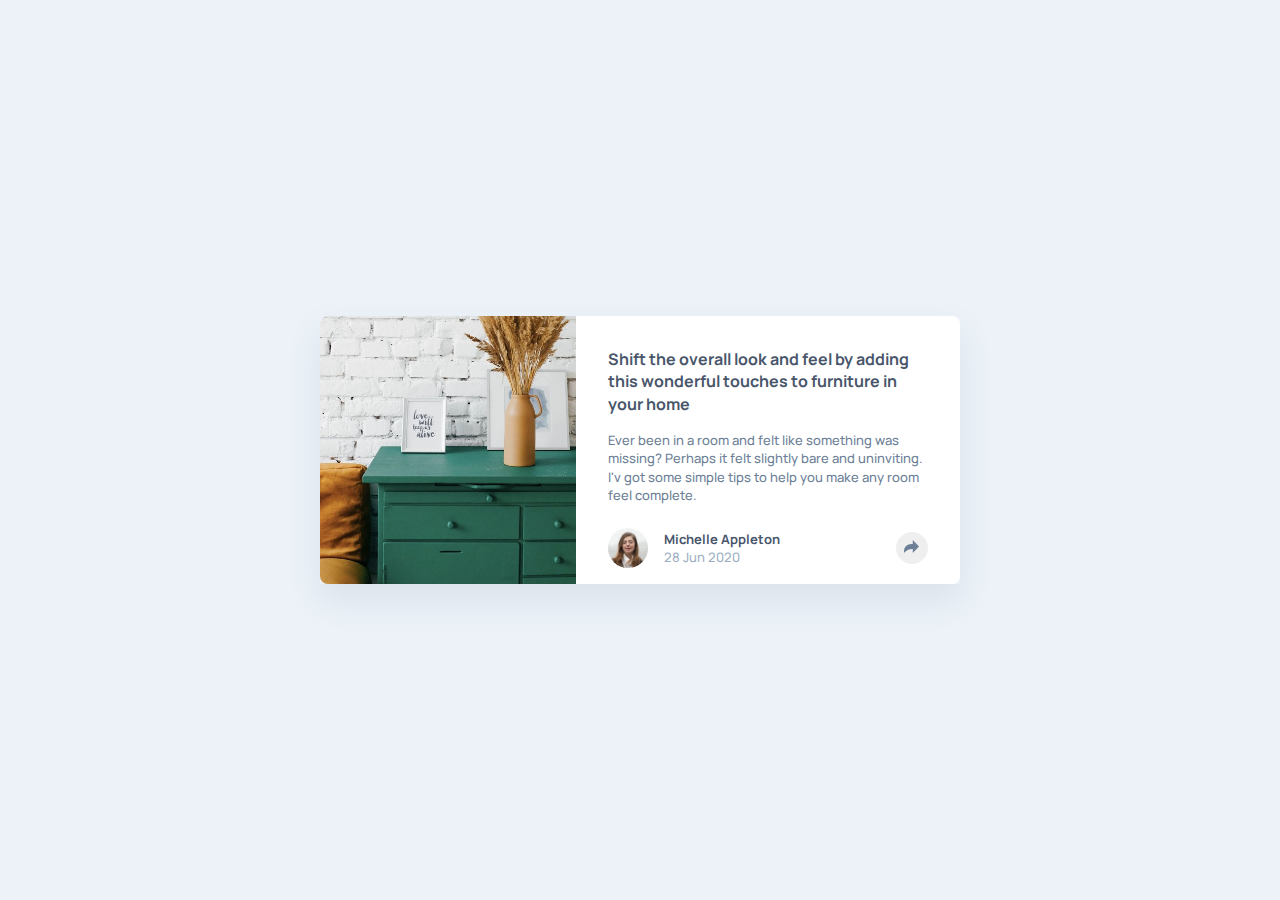
<file: Newbie/article-preview-component-master/index.html>
<!DOCTYPE html>
<html lang="en">

<head>
  <meta charset="UTF-8">
  <meta name="viewport" content="width=device-width, initial-scale=1.0">
  <meta name="description" content="article preview component">
  <!-- displays site properly based on user's device -->
  <link rel="icon" type="image/png" sizes="32x32" href="./images/favicon-32x32.png">
  <title>Frontend Mentor | Article preview component</title>
  <!-- css links -->
  <link rel="stylesheet" href="css/normalize.css">
  <link rel="stylesheet" href="css/main.css">
</head>

<body>
  <div class="wrapper">
    <main class="main">
      <article class="card">

        <figure class="card__image-container">
          <img src="./images/drawers.jpg" alt="image of a drawer">
        </figure>

        <section class="card__body">
          <h1>
            Shift the overall look and feel by adding this wonderful touches to furniture in your home
          </h1>
          <p>
            Ever been in a room and felt like something was missing? Perhaps it felt slightly bare and uninviting.
            I'v got some simple tips to help you make any room feel complete.
          </p>

          <footer class="card__footer">
            <div class="card__info">
              <img src="./images/avatar-michelle.jpg" alt="avatar" class="card__avatar">

              <div>
                <span class="card__author">Michelle Appleton</span>
                <span class="card__date">28 Jun 2020</span>
              </div>
            </div>

            <div class="card__overlay">
              <ul>
                <li class="card__social card__social--text">
                  <span>SHARE</span>
                </li>

                <li class="card__social">
                  <a href="#" class="card__link">
                    <svg xmlns="http://www.w3.org/2000/svg" width="20" height="20">
                      <path fill="#FFF"
                        d="M18.896 0H1.104C.494 0 0 .494 0 1.104v17.793C0 19.506.494 20 1.104 20h9.58v-7.745H8.076V9.237h2.606V7.01c0-2.583 1.578-3.99 3.883-3.99 1.104 0 2.052.082 2.329.119v2.7h-1.598c-1.254 0-1.496.597-1.496 1.47v1.928h2.989l-.39 3.018h-2.6V20h5.098c.608 0 1.102-.494 1.102-1.104V1.104C20 .494 19.506 0 18.896 0z" />
                    </svg>
                  </a>
                </li>

                <li class="card__social">
                  <a href="#" class="card__link">
                    <svg xmlns="http://www.w3.org/2000/svg" width="20" height="17">
                      <path fill="#FFF"
                        d="M20 2.172a8.192 8.192 0 01-2.357.646 4.11 4.11 0 001.804-2.27 8.22 8.22 0 01-2.605.996A4.096 4.096 0 0013.847.248c-2.65 0-4.596 2.472-3.998 5.037A11.648 11.648 0 011.392 1a4.109 4.109 0 001.27 5.478 4.086 4.086 0 01-1.858-.513c-.045 1.9 1.318 3.679 3.291 4.075a4.113 4.113 0 01-1.853.07 4.106 4.106 0 003.833 2.849A8.25 8.25 0 010 14.658a11.616 11.616 0 006.29 1.843c7.618 0 11.922-6.434 11.663-12.205A8.354 8.354 0 0020 2.172z" />
                    </svg>
                  </a>
                </li>

                <li class="card__social">
                  <a href="#" class="card__link">
                    <svg xmlns="http://www.w3.org/2000/svg" width="20" height="20">
                      <path fill="#FFF"
                        d="M10 0C4.478 0 0 4.477 0 10c0 4.237 2.636 7.855 6.356 9.312-.088-.791-.167-2.005.035-2.868.182-.78 1.172-4.97 1.172-4.97s-.299-.6-.299-1.486c0-1.39.806-2.428 1.81-2.428.852 0 1.264.64 1.264 1.408 0 .858-.545 2.14-.828 3.33-.236.995.5 1.807 1.48 1.807 1.778 0 3.144-1.874 3.144-4.58 0-2.393-1.72-4.068-4.177-4.068-2.845 0-4.515 2.135-4.515 4.34 0 .859.331 1.781.745 2.281a.3.3 0 01.069.288l-.278 1.133c-.044.183-.145.223-.335.134-1.249-.581-2.03-2.407-2.03-3.874 0-3.154 2.292-6.052 6.608-6.052 3.469 0 6.165 2.473 6.165 5.776 0 3.447-2.173 6.22-5.19 6.22-1.013 0-1.965-.525-2.291-1.148l-.623 2.378c-.226.869-.835 1.958-1.244 2.621.937.29 1.931.446 2.962.446 5.522 0 10-4.477 10-10S15.522 0 10 0z" />
                    </svg>
                  </a>
                </li>
              </ul>

              <div class="card__arrow"></div>
            </div>

            <button aria-label="share icon" type="button" class="card__button">
              <svg xmlns="http://www.w3.org/2000/svg" width="15" height="13">
                <path fill="#6E8098"
                  d="M15 6.495L8.766.014V3.88H7.441C3.33 3.88 0 7.039 0 10.936v2.049l.589-.612C2.59 10.294 5.422 9.11 8.39 9.11h.375v3.867L15 6.495z" />
              </svg>
            </button>
          </footer>
        </section>

      </article>
    </main>
  </div>


  <script src="./script/index.js"></script>
</body>

</html>
</file>
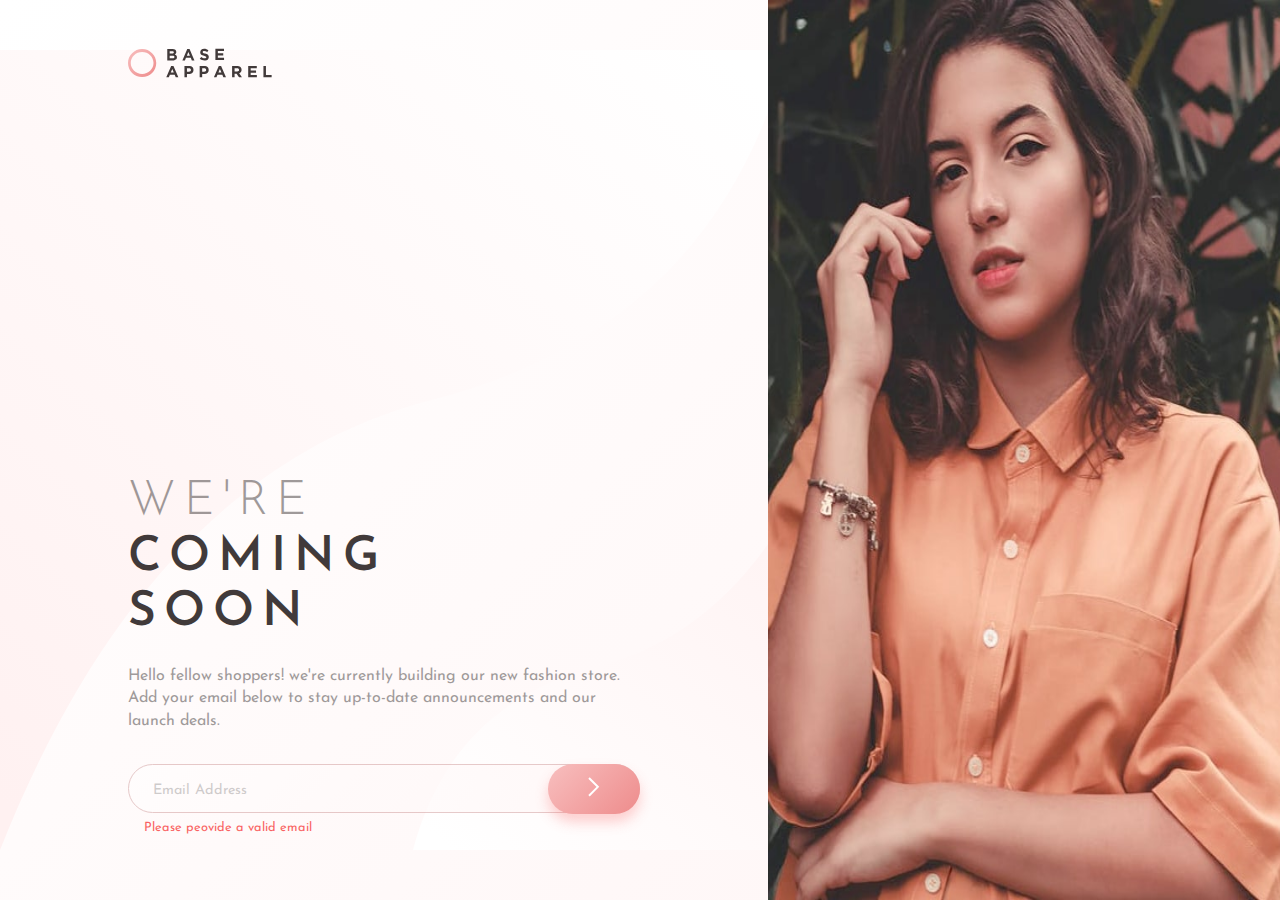
<file: Newbie/base-apparel-coming-soon-master/index.html>
<!DOCTYPE html>
<html lang="en">

<head>
  <meta charset="UTF-8">
  <meta name="viewport" content="width=device-width, initial-scale=1.0">
  <!-- displays site properly based on user's device -->
  <link rel="icon" type="image/png" sizes="32x32" href="./images/favicon-32x32.png">
  <title>Frontend Mentor | Base Apparel coming soon page</title>
  <!-- css links -->
  <link rel="stylesheet" href="css/normalize.css">
  <link rel="stylesheet" href="css/main.css">
</head>

<body>
  <div class="wrapper">
    <!-- header -->
    <header class="header">
      <a href="#" class="header__logo">
        <img src="./images/logo.svg" alt="page's logo">
      </a>
    </header>


    <main class="main">
      <!-- image -->
      <section class="image">
        <div class="image__container">
          <img src="./images/hero-mobile.jpg" alt="a young woman">
        </div>
      </section>

      <!-- content -->
      <section class="content">
        <h1 class="content__title">
          <span class="content__title--special">WE'RE</span>
          <span>COMING</span>
          <span>SOON</span>
        </h1>

        <p class="content__caption">
          Hello fellow shoppers! we're currently building
          our new fashion store. Add your email below to
          stay up-to-date announcements and our launch deals.
        </p>

        <form action="#" method="post" class="content__form">
          <div class="content__group">
            <input class="content__input" type="email" name="email" id="email" placeholder="Email Address">

            <button class="content__btn" type="submit">
              <svg xmlns="http://www.w3.org/2000/svg" width="12" height="20">
                <path fill="none" stroke="#FFF" stroke-width="2" d="M1 1l8.836 8.836L1 18.671" />
              </svg>
            </button>
          </div>

          <p class="content__errormsg">
            Please peovide a valid email
          </p>
        </form>
      </section>
    </main>



  </div>
  <script src="./js/script.js"></script>
</body>

</html>
</file>
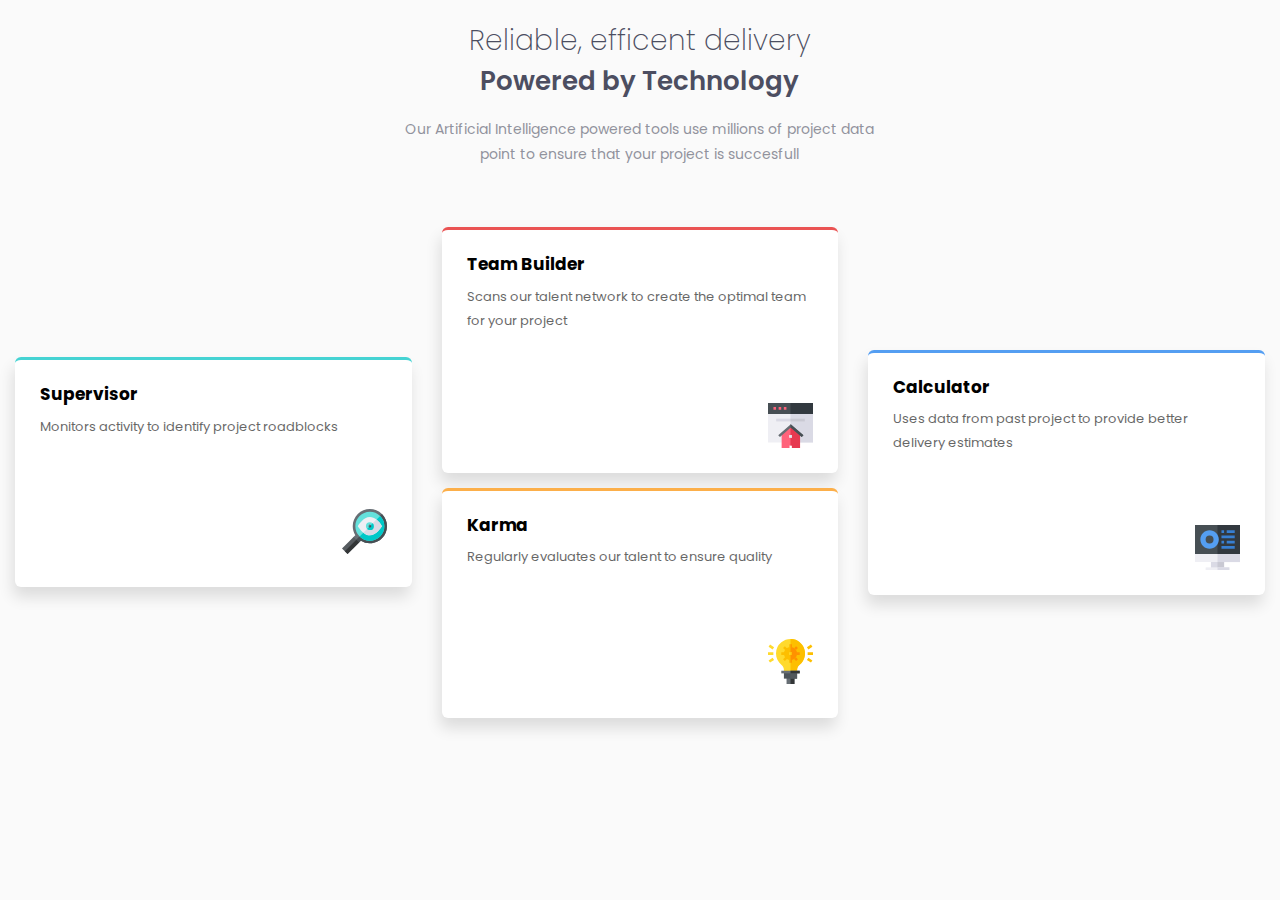
<file: Newbie/four-card-feature-section-master/index.html>
<!DOCTYPE html>
<html lang="en">

<head>
  <meta charset="UTF-8">
  <meta name="viewport" content="width=device-width, initial-scale=1.0">
  <!-- displays site properly based on user's device -->
  <link rel="icon" type="image/png" sizes="32x32" href="./images/favicon-32x32.png">
  <title>Frontend Mentor | Four card feature section</title>
  <!-- css links -->
  <link rel="stylesheet" href="style/normalize.css">
  <link rel="stylesheet" href="style/grid.css">
  <link rel="stylesheet" href="style/custom.css">
  <link rel="stylesheet" href="style/main.css">
  <link rel="stylesheet" href="style/responsive.css">
</head>

<body>
  <div class="container">

    <div class="row justify-center">
      <div class="col col-sm-10 col-md-8 col-lg-6 col-xl-5 d-flex justify-center">

        <div class="header">
          <h1 class="header__title">Reliable, efficent delivery</h1>
          <h2 class="header__title header__title--2 ">Powered by Technology</h2>
          <p class="header__caption">Our Artificial Intelligence powered tools use millions of project data point to
            ensure that your project is succesfull</p>
        </div>

      </div>
    </div>

    <div class="row justify-center align-items-center mt-50">

      <div class="col col-sm-8 col-lg-4  mb-15">
        <div class="card card--1">
          <h3 class="card__title">Supervisor</h3>
          <p class="card__caption">Monitors activity to identify project roadblocks</p>
          <img src="images/icon-supervisor.svg" alt="burning glass" class="card__img">
        </div>
      </div>


      <div class="col col-sm-8 col-lg-4 mb-15">
        <div class="card card--2 mb-15">
          <h3 class="card__title">Team Builder</h3>
          <p class="card__caption">Scans our talent network to create the optimal team for your project</p>
          <img src="images/icon-team-builder.svg" alt="teambuilder" class="card__img">
        </div>

        <div class="card card--3">
          <h3 class="card__title">Karma</h3>
          <p class="card__caption">Regularly evaluates our talent to ensure quality</p>
          <img src="images/icon-karma.svg" alt="lamp" class="card__img">
        </div>
      </div>


      <div class="col col-sm-8 col-lg-4 mb-15">
        <div class="card card--4">
          <h3 class="card__title">Calculator</h3>
          <p class="card__caption">Uses data from past project to provide better delivery estimates</p>
          <img src="images/icon-calculator.svg" alt="screen" class="card__img">
        </div>
      </div>

    </div>
  </div>
</body>

</html>
</file>
<file: Intermediate/ecommerce-product-page-main/css/main.css>
*,
*::after,
*::before {
  padding: 0;
  margin: 0;
  box-sizing: border-box;
}

html {
  font-size: 62.5%;
}

body {
  font-family: "Kumbh Sans", sans-serif;
}

section {
  padding: 3.2rem;
}

ul {
  list-style: none;
}

button {
  background: none;
  border: none;
  cursor: pointer;
}

a:link,
a:visited {
  text-decoration: none;
}

.nav__btn {
  position: relative;
  width: 1.8rem;
  height: 1.8rem;
  z-index: 11;
}

.nav__close,
.nav__hamburger {
  display: none;
}

.active {
  display: block;
}

.nav__list {
  position: fixed;
  top: 0;
  left: 0;
  z-index: 10;
  height: 100vh;
  width: 70%;
  visibility: hidden;
  opacity: 0;
  display: flex;
  flex-direction: column;
  gap: 1.6rem;
  padding-top: 9rem;
  padding-left: 3.2rem;
  background-color: hsl(0, 0%, 100%);
  transition: all 0.5s;
}

.nav__link {
  position: relative;
  font-size: 1.6rem;
  font-weight: 700;
  color: hsl(0, 0%, 0%);
}

.nav__link::after {
  content: "";
  position: absolute;
  top: 5.5rem;
  left: 0;
  right: 100%;
  height: 0.4rem;
  background-color: hsl(26, 100%, 55%);
  transition: all 0.3s;
}

.nav__list.open {
  visibility: visible;
  opacity: 1;
}

@media only screen and (min-width: 768px) {
  .nav__btn {
    display: none;
  }
  .nav__list {
    position: relative;
    flex-direction: row;
    height: auto;
    visibility: visible;
    opacity: 1;
    padding: 0;
  }
  .nav__link {
    font-weight: 400;
    color: hsl(219, 9%, 45%);
  }
  .nav__link:hover::after,
  .nav__link:focus::after {
    right: 0;
  }
}
.carousel {
  position: relative;
  display: flex;
  flex-direction: column;
  gap: 3.2rem;
  padding: 0;
}

.carousel img {
  width: 100%;
}

.carousel__slider {
  position: relative;
  overflow: hidden;
}

.carousel__slides-container {
  display: flex;
}

.carousel__slide {
  min-width: 100%;
  height: 35rem;
  transition: all 0.3s;
  cursor: pointer;
}

.carousel__slide > img {
  height: 100%;
  object-fit: cover;
  object-position: top;
}

.carousel__btn {
  display: flex;
  justify-content: center;
  align-items: center;
  width: 3.6rem;
  height: 3.6rem;
  background-color: hsl(0, 0%, 100%);
  border-radius: 50%;
}

.carousel__btn > img {
  width: 0.8rem;
  height: 1.2rem;
}

.carousel__btn--previous,
.carousel__btn--next {
  position: absolute;
  top: 50%;
}

.carousel__btn--previous {
  left: 0;
  transform: translate(50%, -50%);
}

.carousel__btn--next {
  right: 0;
  transform: translate(-50%, -50%);
}

.carousel__thumbnail {
  display: none;
}

.carousel__thumbnail button {
  width: 8.5rem;
  height: 8.5rem;
}

.carousel__thumb-img {
  transition: all 0.3s;
  cursor: pointer;
  border-radius: 0.8rem;
}

.carousel__thumb-img:hover {
  opacity: 0.6;
}

@media only screen and (min-width: 460px) {
  .carousel__slide {
    height: auto;
  }
}
@media only screen and (min-width: 768px) {
  .carousel {
    max-width: 40rem;
  }
  .carousel__btn {
    display: none;
  }
  .carousel__thumbnail {
    display: flex;
    gap: 2rem;
  }
  .carousel__slide > img {
    border-radius: 0.8rem;
  }
}
.btn--add-to-cart {
  display: flex;
  justify-content: center;
  align-items: center;
  gap: 0.8rem;
  font-size: 1.6rem;
  font-weight: 700;
  letter-spacing: 0.1rem;
  color: hsl(0, 0%, 100%);
  width: 100%;
  margin-top: 0.8rem;
  padding: 1.6rem 0;
  border-radius: 1rem;
  background-color: hsl(26, 100%, 55%);
}

.btn--add-to-cart svg path {
  fill: hsl(0, 0%, 100%);
}

.lightbox {
  position: fixed;
  inset: 0 0 0 0;
  z-index: 111;
  background-color: hsla(0, 0%, 0%, 0.75);
  display: none;
  flex-direction: column;
  justify-content: center;
  align-items: center;
}

.lightbox .carousel__slider {
  overflow: visible;
}

.lightbox .carousel__thumbnail {
  justify-content: center;
}

.lightbox .carousel__thumbnail > button {
  width: 7rem;
  height: 7rem;
}

.lightbox .carousel__btn {
  display: flex;
}

.lightbox .carousel__btn--next {
  transform: translate(50%, -50%);
}

.lightbox .carousel__btn--previous {
  transform: translate(-50%, -50%);
}

.lightbox .carousel__thumbnail button {
  background: hsl(0, 0%, 100%);
  border-radius: 0.8rem;
}

.close {
  display: block;
  margin: 0 0 3.2rem auto;
}

.close-icon path {
  transition: all 0.3s;
  fill: hsl(0, 0%, 100%);
}

.close-icon:hover path {
  fill: hsl(26, 100%, 55%);
}

.active-btn {
  border: 0.3rem solid hsl(26, 100%, 55%);
  border-radius: 0.8rem;
}

.active-btn > img {
  opacity: 0.5;
}

.cart {
  position: absolute;
  top: 8rem;
  right: 1.6rem;
  left: 1.6rem;
  min-height: 20rem;
  background-color: hsl(0, 0%, 100%);
  border-radius: 0.5rem;
  box-shadow: 0 1.5rem 3rem 0 rgba(0, 0, 0, 0.2);
  z-index: 1;
}

.cart__title {
  font-size: 1.6rem;
  font-weight: 700;
  padding: 1.6rem;
  border-bottom: 0.1rem solid hsl(220, 14%, 75%);
}

.cart__content {
  display: flex;
  flex-direction: column;
  justify-content: center;
  text-align: center;
  gap: 1.6rem;
  padding: 1.6rem;
}

.cart__list {
  display: flex;
  flex-direction: column;
  gap: 1.6rem;
}

.cart__item {
  display: flex;
  justify-content: space-between;
  align-items: center;
  gap: 0.8rem;
}

.cart .cart__img {
  width: 5.5rem;
  height: 5.5rem;
  border-radius: 0.5rem;
}

.cart__info {
  display: flex;
  flex-direction: column;
  gap: 0.4rem;
  font-size: 1.2rem;
  line-height: 1.6rem;
  color: hsl(219, 9%, 45%);
}

.cart__total {
  font-size: 1.4rem;
  font-weight: 700;
  color: hsl(0, 0%, 0%);
}

.cart__price {
  display: flex;
  align-items: center;
  gap: 0.4rem;
}

.cart__btn {
  font-size: 1.2rem;
}

.cart__err {
  position: absolute;
  top: 50%;
  left: 50%;
  transform: translate(-50%, -50%);
  font-size: 1.2rem;
  font-weight: 700;
  color: hsl(219, 9%, 45%);
}

@media only screen and (min-width: 768px) {
  .cart {
    right: 3.2rem;
    left: auto;
    width: 28rem;
  }
}
.overlay {
  display: none;
  position: absolute;
  inset: 0 0 0 0;
  background-color: hsla(0, 0%, 0%, 0.75);
}

.overlay.block {
  display: block;
}

@media only screen and (min-width: 768px) {
  .line {
    height: 0.1rem;
    background: hsl(220, 14%, 75%);
    margin: 0 3.2rem;
  }
}
.message {
  position: fixed;
  top: 10%;
  right: 1%;
  z-index: 111;
  display: flex;
  flex-direction: column;
  justify-content: center;
  align-items: center;
}

.message__box {
  display: flex;
  justify-content: center;
  align-items: center;
  width: 23rem;
  height: 7rem;
  font-size: 1.6rem;
  font-weight: 700;
  border-left: 0.5rem solid hsl(26, 100%, 55%);
  border-radius: 0.5rem;
  background-color: hsl(0, 0%, 100%);
  box-shadow: 0rem 0rem 1.5rem 0 rgba(0, 0, 0, 0.1);
}

.message__text span {
  font-size: 2.4rem;
  color: hsl(26, 100%, 55%);
  margin-left: 0.8rem;
}

@media only screen and (min-width: 768px) {
  .wrapper {
    display: flex;
    justify-content: center;
    align-items: flex-start;
    gap: 3.2rem;
    padding: 6.4rem;
  }
}
@media only screen and (min-width: 768px) and (min-width: 1024px) {
  .wrapper {
    align-items: center;
    gap: 6.4rem;
  }
}
@media only screen and (min-width: 768px) and (min-width: 1200px) {
  .wrapper {
    gap: 12rem;
    padding-right: 12rem;
    padding-left: 12rem;
  }
}
@media only screen and (min-width: 1440px) {
  .wrapper {
    padding-right: 16rem;
    padding-left: 16rem;
  }
}
.header {
  position: relative;
  display: flex;
  justify-content: space-between;
  align-items: center;
  padding: 3.2rem;
}

.header__left {
  display: flex;
  align-items: baseline;
  gap: 0.8rem;
}

.header__right {
  display: flex;
  align-items: center;
  gap: 1.6rem;
}

.header__logo {
  width: 13.8rem;
  height: 2rem;
}

.header__cart {
  position: relative;
  width: 2.4rem;
  height: 2.4rem;
}

.header__cart:focus svg path {
  fill: hsl(0, 0%, 0%);
}

.header__inventory {
  position: absolute;
  top: -0.5rem;
  right: -0.36rem;
  width: 1.8rem;
  height: 1.5rem;
  display: flex;
  justify-content: center;
  align-items: center;
  color: hsl(0, 0%, 100%);
  font-size: 0.9rem;
  border-radius: 0.5rem;
  background-color: hsl(26, 100%, 55%);
}

.header__avatar {
  width: 2.4rem;
  height: 2.4rem;
}

.header__avatar:focus {
  border: 0.2rem solid hsl(26, 100%, 55%);
  border-radius: 50%;
}

.header img {
  width: 100%;
}

@media only screen and (min-width: 768px) {
  .header {
    max-width: 144rem;
    margin: 0 auto;
  }
  .header__left {
    align-items: center;
    flex-direction: row-reverse;
    gap: 3.2rem;
  }
  .header__avatar {
    width: 3.4rem;
    height: 3.4rem;
  }
}
@media only screen and (min-width: 1200px) {
  .header {
    padding-right: 8rem;
    padding-left: 8rem;
  }
}
@media only screen and (min-width: 1440px) {
  .header {
    padding-right: 12rem;
    padding-left: 12rem;
  }
}
.product__label {
  font-size: 1.2rem;
  font-weight: 700;
  color: hsl(26, 100%, 55%);
  letter-spacing: 0.1rem;
  text-transform: uppercase;
}

.product__title,
.product__off {
  font-size: 2.4rem;
  font-weight: 700;
  color: hsl(220, 13%, 13%);
  line-height: 2.8rem;
  letter-spacing: -0.04rem;
  margin: 1.6rem 0;
}

.product__caption {
  font-size: 1.6rem;
  font-weight: 400;
  color: hsl(219, 9%, 45%);
  line-height: 2.4rem;
}

.product__price {
  display: flex;
  justify-content: space-between;
  align-items: center;
  margin: 1.6rem 0;
}

.product__off {
  display: flex;
  align-items: center;
  gap: 1.6rem;
  margin: 0;
}

.product__off > span {
  font-size: 1.6rem;
  color: hsl(26, 100%, 55%);
  padding: 0 0.8rem;
  border-radius: 0.8rem;
  background-color: hsl(25, 100%, 94%);
}

.product__price > p:last-child {
  position: relative;
  font-size: 1.6rem;
  color: hsl(220, 14%, 75%);
  font-weight: 700;
}

.product__price > p:last-child::after {
  position: absolute;
  content: "";
  top: 50%;
  left: 0;
  right: 0;
  height: 0.1rem;
  background-color: hsl(220, 14%, 75%);
}

.product__counter {
  display: flex;
  justify-content: space-between;
  align-items: center;
  padding: 1.6rem;
  border-radius: 0.8rem;
  background-color: hsl(223, 64%, 98%);
}

.product__counter > button {
  font-size: 2.4rem;
  font-weight: 700;
  color: hsl(26, 100%, 55%);
  width: 2.4rem;
  height: 2.4rem;
  transition: all 0.3s;
}

.product__counter > button:hover {
  opacity: 0.5;
}

.product__counter > span {
  font-size: 1.6rem;
  font-weight: 700;
}

.product__add {
  transition: all 0.3s;
  box-shadow: 0 0.4rem 1rem 0 hsl(220, 14%, 75%);
}

@media only screen and (min-width: 600px) {
  .product {
    max-width: 60rem;
    margin: 0 auto;
  }
}
@media only screen and (min-width: 768px) {
  .product {
    max-width: 42.5rem;
    padding: 0;
    margin: 0;
  }
}
@media only screen and (min-width: 1024px) {
  .product {
    display: grid;
    grid-template-columns: repeat(3, 1fr);
    column-gap: 1.6rem;
  }
  .product__add:hover {
    opacity: 0.5;
    box-shadow: none;
  }
  .product__label,
  .product__title,
  .product__caption,
  .product__price {
    grid-column: 1/-1;
  }
  .product__counter {
    grid-column: 1/2;
  }
  .product__add {
    grid-column: 2/-1;
    margin-top: 0;
  }
  .product__price {
    flex-direction: column;
    align-items: flex-start;
    gap: 0.8rem;
    margin: 3.2rem 0;
  }
  .product__title {
    font-size: 4rem;
    line-height: 4.8rem;
  }
}

/*# sourceMappingURL=main.css.map */
</file>
<file: Junior/insure-landing-page-master/css/main.css>
*,
*::after,
*::before {
  padding: 0;
  margin: 0;
  box-sizing: border-box;
}

html {
  font-size: 62.5%;
}

body {
  font-family: "Karla", sans-serif;
  font-weight: 400;
  line-height: 1.5;
  letter-spacing: 0;
  font-size: 1.5rem;
  position: relative;
  min-height: 100vh;
  padding-top: 2rem;
  overflow-x: hidden;
  max-width: 37.5rem;
  margin: 0 auto;
}

h1,
h2,
h3,
h4,
h5,
h6 {
  font-family: "DM Serif Display", serif;
  font-weight: 400;
  letter-spacing: -0.15rem;
  line-height: 1;
  text-transform: capitalize;
  font-size: 3.5rem;
}

h3,
h4,
h5,
h6 {
  font-size: 2.5rem;
}

p {
  line-height: 1.7;
}

a:link,
a:visited {
  text-decoration: none;
  text-transform: uppercase;
  letter-spacing: 0.15rem;
  font-weight: 700;
}

a:link:focus-visible,
a:visited:focus-visible {
  outline: 2px solid hsl(256, 26%, 20%);
  outline-offset: 0.5rem;
}

button {
  border: none;
  background-color: transparent;
  cursor: pointer;
  text-transform: uppercase;
  letter-spacing: 0.15rem;
  font-weight: 700;
}

button:focus-visible {
  outline: 2px solid hsl(256, 26%, 20%);
  outline-offset: 0.5rem;
}

ul {
  list-style: none;
}

@media only screen and (min-width: 1024px) {
  body {
    max-width: none;
    margin: auto;
  }
  h1,
  h2 {
    font-size: 5.5rem;
  }
}
.container {
  max-width: 32rem;
  margin: 0 auto;
}

@media only screen and (min-width: 1024px) {
  .container {
    max-width: 95rem;
  }
}
header {
  position: relative;
}

.nav {
  display: flex;
  justify-content: space-between;
  align-items: center;
}
.nav button {
  display: flex;
  justify-content: center;
  align-items: center;
  border: 0.2rem solid hsl(256, 26%, 20%);
  padding: 0.2rem;
}
.nav__bars {
  width: 2.4rem;
  height: 2.4rem;
}
.nav__bars--none {
  display: none;
}
.nav__close {
  width: 2.4rem;
  height: 2.4rem;
}
.nav__close--none {
  display: none;
}
.nav__menu {
  position: absolute;
  top: 6rem;
  left: 0rem;
  right: 0;
  bottom: 0;
  padding-top: 4rem;
  background: hsl(270, 9%, 17%) url(../images/bg-pattern-mobile-nav.svg) no-repeat bottom;
  transition: all 0.3s;
  z-index: 1;
  display: none;
}
.nav__menu--active {
  display: flex;
  flex-direction: column;
  align-items: center;
  gap: 2rem;
}
.nav li:last-child {
  border: 0.2rem solid hsl(0, 0%, 98%);
  width: 90%;
  padding: 1rem 0;
  text-align: center;
}
.nav a:link,
.nav a:visited {
  color: hsl(0, 0%, 98%);
}

@media only screen and (min-width: 1024px) {
  .nav button {
    display: none;
  }
  .nav__menu {
    position: unset;
    padding: 0;
    background-color: transparent;
    background-image: none;
    display: flex;
    align-items: center;
    gap: 4rem;
  }
  .nav a:link,
  .nav a:visited {
    color: hsl(273, 4%, 51%);
  }
  .nav li:hover a:link,
  .nav li:hover a:visited {
    color: hsl(270, 9%, 17%);
  }
  .nav li:last-child {
    border: 0.2rem solid hsl(270, 9%, 17%);
    width: auto;
    padding: 0.5rem 3rem;
    text-align: center;
  }
  .nav li:last-child a:link,
  .nav li:last-child a:visited {
    color: hsl(270, 9%, 17%);
  }
  .nav li:last-child:hover {
    background-color: hsl(270, 9%, 17%);
  }
  .nav li:last-child:hover a:link,
  .nav li:last-child:hover a:visited {
    color: hsl(0, 0%, 98%);
  }
}
.hero {
  display: flex;
  flex-direction: column;
  align-items: center;
  justify-content: flex-start;
  background-color: hsl(256, 26%, 20%);
  margin-top: 3rem;
  text-align: center;
  position: relative;
}
.hero img {
  max-width: 100%;
}
.hero article {
  padding: 12rem 0.5rem;
}
.hero article::before {
  content: url(../images/bg-pattern-intro-left-mobile.svg);
  position: absolute;
  left: 0;
  top: 45%;
}
.hero article::after {
  content: url(../images/bg-pattern-intro-right-mobile.svg);
  position: absolute;
  right: 0;
}
.hero h1 {
  color: white;
}
.hero p {
  color: hsl(0, 0%, 98%);
  margin-top: 2rem;
  margin-bottom: 6rem;
}
.hero a {
  color: hsl(0, 0%, 98%);
  padding: 1rem 3rem;
  border: 0.2rem solid hsl(0, 0%, 98%);
}

@media only screen and (min-width: 1024px) {
  .hero {
    text-align: left;
  }
  .hero article {
    width: 40%;
    position: unset;
  }
  .hero article::before {
    content: url(../images/bg-pattern-intro-left-desktop.svg);
    top: 80%;
    left: 0;
  }
  .hero article::after {
    content: url(../images/bg-pattern-intro-right-desktop.svg);
    top: 0;
  }
  .hero img {
    position: absolute;
    top: 10rem;
    right: 10rem;
    max-width: 35%;
  }
  .hero a:link:hover,
  .hero a:visited:hover {
    background-color: hsl(0, 0%, 98%);
    color: hsl(270, 9%, 17%);
  }
}
.features {
  margin-top: 12rem;
  text-align: center;
  color: hsl(270, 9%, 17%);
}
.features__box {
  display: flex;
  flex-direction: column;
  gap: 6rem;
}
.features h2 {
  margin-bottom: 6rem;
}
.features img {
  width: 25%;
}
.features h3 {
  margin-top: 3rem;
  margin-bottom: 1rem;
}
.features p {
  color: hsl(273, 4%, 51%);
}

@media only screen and (min-width: 1024px) {
  .features {
    text-align: left;
    padding-top: 12rem;
  }
  .features__box {
    flex-direction: row;
    align-items: flex-end;
    justify-content: space-between;
    gap: 0.5rem;
  }
  .features__item {
    flex-basis: 30%;
  }
}
.CTA {
  margin-top: 12rem;
}
.CTA__content {
  padding: 6rem 3rem;
  background: hsl(256, 26%, 20%) url(../images/bg-pattern-how-we-work-mobile.svg) no-repeat top right;
  display: flex;
  flex-direction: column;
  align-items: center;
  gap: 4rem;
  text-align: center;
}
.CTA h2 {
  color: white;
}
.CTA a {
  color: hsl(0, 0%, 98%);
  padding: 1rem 3rem;
  border: 0.2rem solid hsl(0, 0%, 98%);
  font-size: 1rem;
}

@media only screen and (min-width: 1024px) {
  .CTA__content {
    flex-direction: row;
    justify-content: space-between;
    background-image: url(../images/bg-pattern-how-we-work-desktop.svg);
  }
  .CTA h2 {
    flex-basis: 55%;
  }
  .CTA a {
    font-size: 1.5rem;
  }
  .CTA a:link:hover,
  .CTA a:visited:hover {
    background-color: hsl(0, 0%, 98%);
    color: hsl(270, 9%, 17%);
  }
}
footer {
  margin-top: 12rem;
  padding-top: 3rem;
  background: hsl(0, 0%, 98%) url(../images/bg-pattern-footer-mobile.svg) no-repeat;
  background-position-x: center;
  background-position-y: -5rem;
}

.footer-content {
  display: flex;
  flex-direction: column;
  align-items: center;
  gap: 4rem;
  text-align: center;
  font-size: 1rem;
}

.footer-content__list a {
  color: hsl(270, 9%, 17%);
}

.footer-content__list li:nth-child(1) {
  margin-bottom: 1.5rem;
  text-transform: uppercase;
  letter-spacing: 0.15rem;
  font-weight: 700;
  color: hsl(273, 4%, 51%);
}

.footer-content__media {
  align-self: stretch;
  display: flex;
  flex-direction: column;
  align-items: center;
  gap: 3rem;
  border-bottom: 0.1rem solid hsla(273, 4%, 51%, 0.3);
  padding-bottom: 3rem;
}
.footer-content__media ul {
  display: flex;
  gap: 1.5rem;
}

.footer-content__details {
  color: hsl(270, 9%, 17%);
  text-transform: uppercase;
  letter-spacing: 0.15rem;
  font-weight: 700;
}
.footer-content__details a {
  color: hsl(273, 4%, 51%);
}

@media only screen and (min-width: 1024px) {
  footer {
    background-image: url(../images/bg-pattern-footer-desktop.svg);
    background-position: left top;
  }
  .footer-content {
    display: grid;
    grid-template-columns: repeat(4, 1fr);
    grid-template-rows: 1fr 1fr auto;
    align-items: flex-start;
    text-align: left;
  }
  .footer-content__media {
    grid-column: 1/-1;
    align-self: flex-end;
    flex-direction: row;
    justify-content: space-between;
  }
  .footer-content__details {
    grid-column: 1/-1;
    grid-row: 3/4;
    justify-self: center;
    padding-bottom: 0.5rem;
  }
  .footer-content__list {
    display: flex;
    flex-direction: column;
    gap: 1rem;
    font-size: 1.1rem;
  }
  .footer-content__list a:link:hover,
  .footer-content__list a:visited:hover {
    text-decoration: solid underline hsl(270, 9%, 17%) 0.1rem;
  }
  .footer-content__icon:hover path {
    fill: hsl(270, 9%, 17%);
  }
}

/*# sourceMappingURL=main.css.map */
</file>
<file: Newbie/3-column-preview-card-component-main/css/custom.css>
/* fonts import */
@import url('https://fonts.googleapis.com/css2?family=Lexend+Deca&display=swap');
@import url('https://fonts.googleapis.com/css2?family=Big+Shoulders+Display:wght@700&display=swap');

/* reset style */
*,
*::after,
*::before {
    padding: 0;
    margin: 0;
    box-sizing: border-box;
}

/* customs style */
:root {
    --bright-orange: hsl(31, 77%, 52%);
    --dark-cyan: hsl(184, 100%, 22%);
    --very-dark-cyan: hsl(179, 100%, 13%);
    --white: hsla(0, 0%, 100%, 0.75);
    --light-gray: hsl(0, 0%, 95%);
}
</file>
<file: Newbie/3-column-preview-card-component-main/css/main.css>
/* ************layout************ */
.layout {
    min-height: 100vh;
    width: 100%;
    background-color: var(--light-gray);
    display: flex;
    justify-content: center;
    align-items: center;
}

.container {
    display: flex;
    flex-direction: column;
    justify-content: center;
    align-items: center;
    min-width: 300px;
    max-width: 350px;
    margin: 50px 0;
}

/* ****************** card ***************** */
.card {
    display: flex;
    flex-direction: column;
    justify-content: center;
    align-items: flex-start;
    padding: 40px 50px;
}

.card__title {
    font-family: 'Big Shoulders Display', cursive;
    font-weight: 700;
    color: var(--light-gray);
    margin: 25px 0;
}

.card__caption {
    font-family: 'Lexend Deca';
    font-weight: 400;
    line-height: 24px;
    color: var(--white);
    font-size: 13px;
    margin-bottom: 20px;
}

.card__btn {
    background-color: var(--light-gray);   
    padding: 13px 25px;
    border-radius: 30px;
    font-family: 'Lexend Deca';
    font-weight: 400;
    font-size: 13px;
    cursor: pointer;
    border: 2px solid var(--light-gray);
}




/* ******************** card with seperated style *************** */
.card--sedans {
    background-color: var(--bright-orange);
    border-radius: 10px 10px 0 0;
}

.card__btn--sedans {
    color: var(--bright-orange);
}

.card--suvs {
    background-color: var(--dark-cyan);
}

.card__btn--suvs {
    color: var(--dark-cyan);
}

.card--luxury {
    background-color: var(--very-dark-cyan);
    border-radius: 0 0 10px 10px;
}

.card__btn--luxury {
    color: var(--very-dark-cyan);
}
</file>
<file: Newbie/3-column-preview-card-component-main/css/responsive.css>
@media only screen and (min-width: 768px) {
    /* layout */
    .container {
        flex-direction: row;
        min-width: 760px;
        max-width: 900px;
        align-items: stretch;
    }

    /* card */
    .card__caption {
        margin-bottom: 90px;
    }

    .card__btn:hover {
        transition: all 0.5s;
        background-color: transparent;
        color: var(--light-gray);
    }

    /* cards with seperated style */
    .card--sedans {
        border-radius: 10px 0 0 10px;
    }

    .card--luxury {
        border-radius: 0 10px 10px 0;
    }
}
</file>
<file: Newbie/article-preview-component-master/css/main.css>
@font-face {
  font-family: "manrope-medium";
  src: url(../fonts/Manrope-Medium.ttf) format("truetype");
}
@font-face {
  font-family: "manrope-bold";
  src: url(../fonts/Manrope-Bold.ttf) format("truetype");
}
@keyframes enter {
  0% {
    left: 18rem;
  }
  100% {
    left: -2rem;
  }
}
@keyframes enterDesktop {
  0% {
    left: 18rem;
  }
  100% {
    left: 11.5rem;
  }
}
.wrapper {
  min-width: 20rem;
  max-width: 20rem;
  box-shadow: 0 1rem 2rem 0 hsla(217, 19%, 35%, 0.1);
  margin: 4rem 0;
}
@media only screen and (min-width: 64rem) {
  .wrapper {
    max-width: 40rem;
  }
}

@media only screen and (min-width: 64rem) {
  .card {
    display: flex;
  }
}

.card__image-container {
  display: flex;
}
.card__image-container img {
  width: 20rem;
  height: 13.125rem;
  object-fit: cover;
  object-position: top;
  border-radius: 0.5rem 0.5rem 0 0;
}
@media only screen and (min-width: 64rem) {
  .card__image-container img {
    width: 16rem;
    height: auto;
    object-position: left;
    border-radius: 0.5rem 0 0 0.5rem;
  }
}

.card__body {
  background-color: white;
  padding: 2rem 2rem 1rem 2rem;
  border-radius: 0 0 0.5rem 0.5rem;
}
.card__body h1 {
  font-family: "manrope-bold";
  font-size: 1rem;
  color: hsl(217, 19%, 35%);
  margin: 0 0 1rem 0;
}
.card__body p {
  font-family: "manrope-medium";
  font-size: 0.8125rem;
  color: hsl(214, 17%, 51%);
}
@media only screen and (min-width: 64rem) {
  .card__body {
    border-radius: 0 0.5rem 0.5rem 0;
  }
}

.card__footer {
  display: flex;
  justify-content: space-between;
  align-items: center;
  background-color: white;
  margin-top: 1.5rem;
  position: relative;
}

.card__info {
  display: flex;
  justify-content: space-between;
}
.card__info img {
  width: 2.5rem;
  height: 2.5rem;
  border-radius: 50%;
}
.card__info div {
  display: flex;
  flex-direction: column;
  justify-content: center;
  margin-left: 1rem;
}

.card__author {
  font-family: "manrope-bold";
  font-size: 0.8125rem;
  color: hsl(217, 19%, 35%);
}

.card__date {
  font-family: "manrope-medium";
  font-size: 0.8125rem;
  color: hsl(212, 23%, 69%);
}

.card__button {
  border: none;
  border-radius: 50%;
  cursor: pointer;
}
.card__button svg {
  width: 2rem;
  height: 2rem;
  display: flex;
  align-items: center;
  justify-content: center;
  padding: 0.5rem;
}

.card__button--active {
  z-index: 1;
  background-color: hsl(214, 17%, 51%);
}
.card__button--active svg path {
  fill: hsl(210, 46%, 95%);
}

.card__overlay {
  position: absolute;
  display: flex;
  justify-content: flex-start;
  align-items: center;
  top: -1rem;
  left: -2rem;
  bottom: -1rem;
  right: -2rem;
  background-color: hsl(217, 19%, 35%);
  border-radius: 0 0 0.5rem 0.5rem;
  overflow: hidden;
  animation: enter 1s ease;
  display: none;
}
.card__overlay ul {
  list-style: none;
  display: flex;
  margin-left: 2rem;
}
@media only screen and (min-width: 64rem) {
  .card__overlay {
    top: -5rem;
    left: 11.5rem;
    bottom: 4rem;
    right: -6rem;
    border-radius: 0.5rem;
    animation: enterDesktop 1s ease;
    overflow: visible;
  }
}

.card__overlay--active {
  display: flex;
}

.card__social {
  margin-right: 0.5rem;
  width: 2rem;
  height: 2rem;
  padding-top: 0.4rem;
}

.card__social--text {
  font-family: "manrope-medium";
  font-size: 0.8125rem;
  color: hsl(212, 23%, 69%);
  letter-spacing: 0.3rem;
  width: auto;
  margin-right: 1rem;
}

.card__link {
  display: block;
  width: 100%;
  height: 100%;
}
.card__link svg {
  width: 100%;
  height: 100%;
}

@media only screen and (min-width: 64rem) {
  .card__arrow {
    width: 1rem;
    height: 1rem;
    background-color: hsl(217, 19%, 35%);
    position: absolute;
    bottom: -0.25rem;
    left: 48%;
    transform: rotate(45deg);
  }
}

*,
*::after,
*::before {
  padding: 0;
  margin: 0;
  box-sizing: border-box;
}

body {
  min-height: 100vh;
  display: flex;
  justify-content: center;
  align-items: center;
  background-color: hsl(210, 46%, 95%);
  line-height: 1.4;
}

/*# sourceMappingURL=main.css.map */
</file>
<file: Newbie/base-apparel-coming-soon-master/css/main.css>
@font-face {
  font-family: "JosefinSans-light";
  src: url(../fonts/static/JosefinSans-Light.ttf) format("truetype");
  font-weight: 300;
}
@font-face {
  font-family: "JosefinSans-regular";
  src: url(../fonts/static/JosefinSans-Regular.ttf) format("truetype");
  font-weight: 400;
}
@font-face {
  font-family: "JosefinSans-semibold";
  src: url(../fonts/static/JosefinSans-SemiBold.ttf) format("truetype");
  font-weight: 600;
}
.wrapper {
  max-width: 36rem;
  background: linear-gradient(135deg, hsl(0, 0%, 100%), hsl(0, 100%, 98%));
}
@media only screen and (min-width: 64rem) {
  .wrapper {
    display: flex;
    flex-direction: column;
    max-width: 90rem;
    position: relative;
  }
}

.header {
  padding: 0 2rem;
  margin: 2rem 0;
}
@media only screen and (min-width: 64rem) {
  .header {
    position: absolute;
    width: 50%;
    padding: 0 8rem;
    margin-top: 3rem;
  }
}

.header__logo img {
  width: 7rem;
}
@media only screen and (min-width: 64rem) {
  .header__logo img {
    width: 9rem;
  }
}

@media only screen and (min-width: 64rem) {
  .main {
    display: flex;
    flex-direction: row-reverse;
    align-items: flex-end;
    background: url(../images/bg-pattern-desktop.svg) no-repeat left;
  }
}
@media only screen and (min-width: 160rem) {
  .main {
    align-items: center;
  }
}

@media only screen and (min-width: 64rem) {
  .image {
    width: 40%;
    height: 100vh;
  }
}
@media only screen and (min-width: 90rem) {
  .image {
    width: 45%;
  }
}

.image__container {
  min-width: 18.75rem;
  max-width: 48rem;
}
@media only screen and (min-width: 64rem) {
  .image__container {
    max-width: none;
    width: 100%;
    height: 100%;
  }
}
.image__container img {
  width: 100%;
}
@media only screen and (min-width: 64rem) {
  .image__container img {
    height: 100%;
  }
}
@media only screen and (min-width: 160rem) {
  .image__container img {
    object-fit: contain;
    object-position: right;
  }
}

.content {
  text-align: center;
  padding: 0 2rem;
}
@media only screen and (min-width: 64rem) {
  .content {
    width: 60%;
    text-align: left;
    padding: 0 8rem;
  }
}
@media only screen and (min-width: 90rem) {
  .content {
    width: 55%;
  }
}

.content__title {
  font-family: "JosefinSans-semibold";
  font-weight: 600;
  font-size: 2.5rem;
  display: flex;
  flex-direction: column;
  margin: 3rem 0 1.5rem 0;
  letter-spacing: 0.5rem;
  color: hsl(0, 6%, 24%);
}
.content__title--special {
  font-family: "JosefinSans-light";
  font-weight: 300;
  color: hsl(0, 6%, 24%);
  opacity: 0.5;
}
@media only screen and (min-width: 64rem) {
  .content__title {
    font-size: 3rem;
  }
}
@media only screen and (min-width: 90rem) {
  .content__title {
    font-size: 3.5rem;
  }
}

.content__caption {
  font-family: "JosefinSans-regular";
  font-weight: 400;
  font-size: 1rem;
  line-height: 1.4;
  color: hsl(0, 6%, 24%);
  opacity: 0.5;
}

.content__form {
  margin: 2rem 0 4rem 0;
  display: flex;
  flex-direction: column;
  justify-content: center;
  align-items: flex-start;
}

.content__group {
  display: flex;
  position: relative;
  width: 100%;
}

.content__input {
  width: 100%;
  border: 1px solid hsl(0, 36%, 70%);
  border-radius: 2rem;
  outline: none;
  padding: 0.8rem 1.5rem;
  background: linear-gradient(135deg, hsl(0, 0%, 100%), hsl(0, 100%, 98%));
  opacity: 0.5;
}
.content__input:focus {
  outline: 0.063rem solid hsl(0, 6%, 24%);
}
.content__input--invalid {
  background-image: url(../images/icon-error.svg);
  background-repeat: no-repeat;
  background-position: right 5rem top 0.7rem;
  outline: 0.125rem solid hsl(0, 93%, 68%);
  opacity: 1;
}
@media only screen and (min-width: 64rem) {
  .content__input--invalid {
    background-position: right 7rem top 0.7rem;
  }
}
@media only screen and (min-width: 64rem) {
  .content__input {
    padding: 0.9rem 1.5rem;
  }
}

.content__input::placeholder {
  font-family: "JosefinSans-regular";
  font-weight: 400;
  font-size: 0.9rem;
  color: hsl(0, 6%, 24%);
  opacity: 0.5;
}

.content__btn {
  background-image: linear-gradient(135deg, hsl(0, 80%, 86%), hsl(0, 74%, 74%));
  outline: none;
  border: none;
  border-radius: 2rem;
  padding: 0.7rem 1.5rem;
  position: absolute;
  top: 0;
  right: 0;
  cursor: pointer;
  box-shadow: 0 0.5rem 0.8rem 0 hsla(0, 93%, 68%, 0.3);
  transition: all 0.5s;
}
.content__btn:focus {
  outline: 0.063rem solid hsl(0, 6%, 24%);
}
@media only screen and (min-width: 64rem) {
  .content__btn {
    padding: 0.8rem 2.5rem;
  }
  .content__btn:hover {
    background-image: linear-gradient(135deg, hsla(0, 80%, 86%, 0.5), hsla(0, 74%, 74%, 0.4));
    right: -0.5rem;
  }
}

.content__errormsg {
  font-family: "JosefinSans-regular";
  font-weight: 400;
  color: hsl(0, 93%, 68%);
  font-size: 0.8rem;
  margin: 0.5rem 0 0 1rem;
  display: block;
}

*,
*::after,
*::before {
  padding: 0;
  margin: 0;
  box-sizing: border-box;
}

body {
  min-height: 100vh;
  display: flex;
  justify-content: center;
  align-items: center;
}

/*# sourceMappingURL=main.css.map */
</file>
<file: Newbie/four-card-feature-section-master/style/grid.css>
.container {
    width: 100%;
    margin-right: auto;
    margin-left: auto;
    padding-left: 15px;
    padding-right: 15px;
    position: relative;
}

@media only screen and (min-width: 576px) {

    .container {
        max-width: 576px;
    }

}

@media only screen and (min-width: 768px) {

    .container {
        max-width: 768px;
    }
    
}

@media only screen and (min-width: 992px) {

    .container {
        max-width: 992px;
    }
    
}

@media only screen and (min-width: 1200px) {

    .container {
        max-width: 1400px;
    }
    
}

.row {
    display: flex;
    flex-wrap: wrap;
    margin-left: -15px;
    margin-right: -15px;
}

.col {
    max-width: 100%;
    flex-grow: 1;
}

.col-1 {
    max-width: 8.33333%;
    flex: 0 0 8.33333%;
}

.col-2 {
    max-width: 16.66666%;
    flex: 0 0 16.66666%;
}

.col-3 {
    max-width: 25%;
    flex: 0 0 25%;
}

.col-4 {
    max-width: 33.33332%;
    flex: 0 0 33.33332%;
}

.col-5 {
    max-width: 41.66665%;
    flex: 0 0 41.66665%;
}

.col-6 {
    max-width: 50%;
    flex: 0 0 50%;
}

.col-7 {
    max-width: 58.33331%;
    flex: 0 0 58.33331%;
}

.col-8 {
    max-width: 66.66664%;
    flex: 0 0 66.66664%;
}

.col-9 {
    max-width: 75%;
    flex: 0 0 75%;
}

.col-10 {
    max-width: 83.33332%;
    flex: 0 0 83.33332%;
}

.col-11 {
    max-width: 91.66665%;
    flex: 0 0 91.66665%;
}

.col-12 {
    max-width: 100%;
    flex: 0 0 100%;
}

@media only screen and (min-width: 576px) {

    .col-sm-1 {
        max-width: 8.33333%;
        flex: 0 0 8.33333%;
    }
    
    .col-sm-2 {
        max-width: 16.66666%;
        flex: 0 0 16.66666%;
    }
    
    .col-sm-3 {
        max-width: 25%;
        flex: 0 0 25%;
    }
    
    .col-sm-4 {
        max-width: 33.33332%;
        flex: 0 0 33.33332%;
    }
    
    .col-sm-5 {
        max-width: 41.66665%;
        flex: 0 0 41.66665%;
    }
    
    .col-sm-6 {
        max-width: 50%;
        flex: 0 0 50%;
    }
    
    .col-sm-7 {
        max-width: 58.33331%;
        flex: 0 0 58.33331%;
    }
    
    .col-sm-8 {
        max-width: 66.66664%;
        flex: 0 0 66.66664%;
    }
    
    .col-sm-9 {
        max-width: 75%;
        flex: 0 0 75%;
    }
    
    .col-sm-10 {
        max-width: 83.33332%;
        flex: 0 0 83.33332%;
    }
    
    .col-sm-11 {
        max-width: 91.66665%;
        flex: 0 0 91.66665%;
    }
    
    .col-sm-12 {
        max-width: 100%;
        flex: 0 0 100%;
    }

}

@media only screen and (min-width: 768px) {

    .col-md-1 {
        max-width: 8.33333%;
        flex: 0 0 8.33333%;
    }
    
    .col-md-2 {
        max-width: 16.66666%;
        flex: 0 0 16.66666%;
    }
    
    .col-md-3 {
        max-width: 25%;
        flex: 0 0 25%;
    }
    
    .col-md-4 {
        max-width: 33.33332%;
        flex: 0 0 33.33332%;
    }
    
    .col-md-5 {
        max-width: 41.66665%;
        flex: 0 0 41.66665%;
    }
    
    .col-md-6 {
        max-width: 50%;
        flex: 0 0 50%;
    }
    
    .col-md-7 {
        max-width: 58.33331%;
        flex: 0 0 58.33331%;
    }
    
    .col-md-8 {
        max-width: 66.66664%;
        flex: 0 0 66.66664%;
    }
    
    .col-md-9 {
        max-width: 75%;
        flex: 0 0 75%;
    }
    
    .col-md-10 {
        max-width: 83.33332%;
        flex: 0 0 83.33332%;
    }
    
    .col-md-11 {
        max-width: 91.66665%;
        flex: 0 0 91.66665%;
    }
    
    .col-md-12 {
        max-width: 100%;
        flex: 0 0 100%;
    }

}

@media only screen and (min-width: 992px) {

    .col-lg-1 {
        max-width: 8.33333%;
        flex: 0 0 8.33333%;
    }
    
    .col-lg-2 {
        max-width: 16.66666%;
        flex: 0 0 16.66666%;
    }
    
    .col-lg-3 {
        max-width: 25%;
        flex: 0 0 25%;
    }
    
    .col-lg-4 {
        max-width: 33.33332%;
        flex: 0 0 33.33332%;
    }
    
    .col-lg-5 {
        max-width: 41.66665%;
        flex: 0 0 41.66665%;
    }
    
    .col-lg-6 {
        max-width: 50%;
        flex: 0 0 50%;
    }
    
    .col-lg-7 {
        max-width: 58.33331%;
        flex: 0 0 58.33331%;
    }
    
    .col-lg-8 {
        max-width: 66.66664%;
        flex: 0 0 66.66664%;
    }
    
    .col-lg-9 {
        max-width: 75%;
        flex: 0 0 75%;
    }
    
    .col-lg-10 {
        max-width: 83.33332%;
        flex: 0 0 83.33332%;
    }
    
    .col-lg-11 {
        max-width: 91.66665%;
        flex: 0 0 91.66665%;
    }
    
    .col-lg-12 {
        max-width: 100%;
        flex: 0 0 100%;
    }

}

@media only screen and (min-width: 1200px) {

    .col-xl-1 {
        max-width: 8.33333%;
        flex: 0 0 8.33333%;
    }
    
    .col-xl-2 {
        max-width: 16.66666%;
        flex: 0 0 16.66666%;
    }
    
    .col-xl-3 {
        max-width: 25%;
        flex: 0 0 25%;
    }
    
    .col-xl-4 {
        max-width: 33.33332%;
        flex: 0 0 33.33332%;
    }
    
    .col-xl-5 {
        max-width: 41.66665%;
        flex: 0 0 41.66665%;
    }
    
    .col-xl-6 {
        max-width: 50%;
        flex: 0 0 50%;
    }
    
    .col-xl-7 {
        max-width: 58.33331%;
        flex: 0 0 58.33331%;
    }
    
    .col-xl-8 {
        max-width: 66.66664%;
        flex: 0 0 66.66664%;
    }
    
    .col-xl-9 {
        max-width: 75%;
        flex: 0 0 75%;
    }
    
    .col-xl-10 {
        max-width: 83.33332%;
        flex: 0 0 83.33332%;
    }
    
    .col-xl-11 {
        max-width: 91.66665%;
        flex: 0 0 91.66665%;
    }
    
    .col-xl-12 {
        max-width: 100%;
        flex: 0 0 100%;
    }

}

.col,.col-1,.col-2,.col-3,.col-4,.col-5,.col-6,.col-7,.col-8,.col-9,.col-10,.col-11,.col-12,
.col-sm-1,.col-sm-2,.col-sm-3,.col-sm-4,.col-sm-5,.col-sm-6,.col-sm-7,.col-sm-8,.col-sm-9,.col-sm-10,.col-sm-11,.col-sm-12,
.col-md-1,.col-md-2,.col-md-3,.col-md-4,.col-md-5,.col-md-6,.col-md-7,.col-md-8,.col-md-9,.col-md-10,.col-md-11,.col-md-12,
.col-lg-1,.col-lg-2,.col-lg-3,.col-lg-4,.col-lg-5,.col-lg-6,.col-lg-7,.col-lg-8,.col-lg-9,.col-lg-10,.col-lg-11,.col-lg-12,
.col-xl-1,.col-xl-2,.col-xl-3,.col-xl-4,.col-xl-5,.col-xl-6,.col-xl-7,.col-xl-8,.col-xl-9,.col-xl-10,.col-xl-11,.col-xl-12 {

    width: 100%;
    padding-left: 15px;
    padding-right: 15px;
    margin: 5px 0;
}
</file>
<file: Newbie/four-card-feature-section-master/style/custom.css>
@import url('https://fonts.googleapis.com/css2?family=Poppins:wght@200;400;600&display=swap');

*,
*::after,
*::before {
    padding: 0;
    margin: 0;
    box-sizing: border-box;
}

:root {
    --red: hsl(0, 78%, 62%);
    --cyan: hsl(180, 62%, 55%);
    --orange: hsl(34, 97%, 64%);
    --blue: hsl(212, 86%, 64%);
    --very-dark-blue: hsl(234, 12%, 34%);
    --grayish-blue: hsl(229, 6%, 66%);
    --very-light-gray: hsl(0, 0%, 98%);
}

/* custom class  */
.d-flex {
    display: flex !important;
}

.justify-center {
    justify-content: center !important;
}

.mt-50 {
    margin-top: 50px !important;
}

.mb-15 {
    margin-bottom: 15px !important;
}

.align-items-center {
    align-items: center !important;
}
</file>
<file: Newbie/four-card-feature-section-master/style/main.css>
body {
    font-family: 'Poppins';
    background-color: var(--very-light-gray);
}


/* HEADER */
.header {
    display: flex;
    flex-direction: column;
    justify-content: center;
    align-items: center;
    width: 95%;
    color: var(--very-dark-blue);
    text-align: center;
}

.header__title {
    font-weight: 200;
    margin: 20px 0 0 0;
    font-size: 23px;
}

.header__title--2 {
    font-weight: 600;
    margin: 10px 0 20px 0;
    font-size: 22px;
}

.header__caption {
    line-height: 25px;
    opacity: 0.6;
    font-size: 14px;
}

/* card */
.card {
    background-color: white;
    border-radius: 6px;
    padding: 25px;
    box-shadow: -2px 10px 15px 0 rgba(0, 0, 0, 0.12);
    min-height: 230px;
}

.card__title {
    font-size: 17px;
    margin-bottom: 10px;
}

.card__caption {
    font-size: 13px;
    opacity: 0.6;
    line-height: 24px;
}

.card__img {
    display: block;
    width: 45px;
    margin-left: auto;
    margin-top: 70px;
}

.card--1 {
    border-top: 3px solid var(--cyan);
}

.card--2 {
    border-top: 3px solid var(--red);
}

.card--3 {
    border-top: 3px solid var(--orange);
}

.card--4 {
    border-top: 3px solid var(--blue);
}
</file>
<file: Newbie/four-card-feature-section-master/style/responsive.css>
@media only screen and (min-width: 567px) {}

@media only screen and (min-width: 768px) {}

@media only screen and (min-width: 992px) {

    .header__title {
        font-size: 28px;
    }

    .header__title--2 {
        font-size: 26px;
    }
}
</file>
<file: Junior/advice-generator-app-main/css/main.css>
/*! normalize.css v8.0.1 | MIT License | github.com/necolas/normalize.css */
/* Document
   ========================================================================== */
/**
 * 1. Correct the line height in all browsers.
 * 2. Prevent adjustments of font size after orientation changes in iOS.
 */
html {
  line-height: 1.15;
  /* 1 */
  -webkit-text-size-adjust: 100%;
  /* 2 */
}

/* Sections
     ========================================================================== */
/**
   * Remove the margin in all browsers.
   */
body {
  margin: 0;
}

/**
   * Render the `main` element consistently in IE.
   */
main {
  display: block;
}

/**
   * Correct the font size and margin on `h1` elements within `section` and
   * `article` contexts in Chrome, Firefox, and Safari.
   */
h1 {
  font-size: 2em;
  margin: 0.67em 0;
}

/* Grouping content
     ========================================================================== */
/**
   * 1. Add the correct box sizing in Firefox.
   * 2. Show the overflow in Edge and IE.
   */
hr {
  box-sizing: content-box;
  /* 1 */
  height: 0;
  /* 1 */
  overflow: visible;
  /* 2 */
}

/**
   * 1. Correct the inheritance and scaling of font size in all browsers.
   * 2. Correct the odd `em` font sizing in all browsers.
   */
pre {
  font-family: monospace, monospace;
  /* 1 */
  font-size: 1em;
  /* 2 */
}

/* Text-level semantics
     ========================================================================== */
/**
   * Remove the gray background on active links in IE 10.
   */
a {
  background-color: transparent;
}

/**
   * 1. Remove the bottom border in Chrome 57-
   * 2. Add the correct text decoration in Chrome, Edge, IE, Opera, and Safari.
   */
abbr[title] {
  border-bottom: none;
  /* 1 */
  text-decoration: underline;
  /* 2 */
  text-decoration: underline dotted;
  /* 2 */
}

/**
   * Add the correct font weight in Chrome, Edge, and Safari.
   */
b,
strong {
  font-weight: bolder;
}

/**
   * 1. Correct the inheritance and scaling of font size in all browsers.
   * 2. Correct the odd `em` font sizing in all browsers.
   */
code,
kbd,
samp {
  font-family: monospace, monospace;
  /* 1 */
  font-size: 1em;
  /* 2 */
}

/**
   * Add the correct font size in all browsers.
   */
small {
  font-size: 80%;
}

/**
   * Prevent `sub` and `sup` elements from affecting the line height in
   * all browsers.
   */
sub,
sup {
  font-size: 75%;
  line-height: 0;
  position: relative;
  vertical-align: baseline;
}

sub {
  bottom: -0.25em;
}

sup {
  top: -0.5em;
}

/* Embedded content
     ========================================================================== */
/**
   * Remove the border on images inside links in IE 10.
   */
img {
  border-style: none;
}

/* Forms
     ========================================================================== */
/**
   * 1. Change the font styles in all browsers.
   * 2. Remove the margin in Firefox and Safari.
   */
button,
input,
optgroup,
select,
textarea {
  font-family: inherit;
  /* 1 */
  font-size: 100%;
  /* 1 */
  line-height: 1.15;
  /* 1 */
  margin: 0;
  /* 2 */
}

/**
   * Show the overflow in IE.
   * 1. Show the overflow in Edge.
   */
button,
input {
  /* 1 */
  overflow: visible;
}

/**
   * Remove the inheritance of text transform in Edge, Firefox, and IE.
   * 1. Remove the inheritance of text transform in Firefox.
   */
button,
select {
  /* 1 */
  text-transform: none;
}

/**
   * Correct the inability to style clickable types in iOS and Safari.
   */
button,
[type=button],
[type=reset],
[type=submit] {
  -webkit-appearance: button;
}

/**
   * Remove the inner border and padding in Firefox.
   */
button::-moz-focus-inner,
[type=button]::-moz-focus-inner,
[type=reset]::-moz-focus-inner,
[type=submit]::-moz-focus-inner {
  border-style: none;
  padding: 0;
}

/**
   * Restore the focus styles unset by the previous rule.
   */
button:-moz-focusring,
[type=button]:-moz-focusring,
[type=reset]:-moz-focusring,
[type=submit]:-moz-focusring {
  outline: 1px dotted ButtonText;
}

/**
   * Correct the padding in Firefox.
   */
fieldset {
  padding: 0.35em 0.75em 0.625em;
}

/**
   * 1. Correct the text wrapping in Edge and IE.
   * 2. Correct the color inheritance from `fieldset` elements in IE.
   * 3. Remove the padding so developers are not caught out when they zero out
   *    `fieldset` elements in all browsers.
   */
legend {
  box-sizing: border-box;
  /* 1 */
  color: inherit;
  /* 2 */
  display: table;
  /* 1 */
  max-width: 100%;
  /* 1 */
  padding: 0;
  /* 3 */
  white-space: normal;
  /* 1 */
}

/**
   * Add the correct vertical alignment in Chrome, Firefox, and Opera.
   */
progress {
  vertical-align: baseline;
}

/**
   * Remove the default vertical scrollbar in IE 10+.
   */
textarea {
  overflow: auto;
}

/**
   * 1. Add the correct box sizing in IE 10.
   * 2. Remove the padding in IE 10.
   */
[type=checkbox],
[type=radio] {
  box-sizing: border-box;
  /* 1 */
  padding: 0;
  /* 2 */
}

/**
   * Correct the cursor style of increment and decrement buttons in Chrome.
   */
[type=number]::-webkit-inner-spin-button,
[type=number]::-webkit-outer-spin-button {
  height: auto;
}

/**
   * 1. Correct the odd appearance in Chrome and Safari.
   * 2. Correct the outline style in Safari.
   */
[type=search] {
  -webkit-appearance: textfield;
  /* 1 */
  outline-offset: -2px;
  /* 2 */
}

/**
   * Remove the inner padding in Chrome and Safari on macOS.
   */
[type=search]::-webkit-search-decoration {
  -webkit-appearance: none;
}

/**
   * 1. Correct the inability to style clickable types in iOS and Safari.
   * 2. Change font properties to `inherit` in Safari.
   */
::-webkit-file-upload-button {
  -webkit-appearance: button;
  /* 1 */
  font: inherit;
  /* 2 */
}

/* Interactive
     ========================================================================== */
/*
   * Add the correct display in Edge, IE 10+, and Firefox.
   */
details {
  display: block;
}

/*
   * Add the correct display in all browsers.
   */
summary {
  display: list-item;
}

/* Misc
     ========================================================================== */
/**
   * Add the correct display in IE 10+.
   */
template {
  display: none;
}

/**
   * Add the correct display in IE 10.
   */
[hidden] {
  display: none;
}

@font-face {
  font-family: "manrope";
  src: url(../fonts/Manrope-ExtraBold.ttf) format("truetype");
}
*,
*::after,
*::before {
  box-sizing: border-box;
  padding: 0;
  margin: 0;
}

body {
  min-height: 100vh;
  display: flex;
  justify-content: center;
  align-items: center;
  background-color: hsl(218, 23%, 16%);
}

.advice {
  position: relative;
  background-color: hsl(217, 19%, 24%);
  width: 95%;
  max-width: 22.5rem;
  display: flex;
  flex-direction: column;
  justify-content: center;
  align-items: center;
  text-align: center;
  border-radius: 0.5rem;
  padding: 0 1rem;
}

.advice__title {
  font: 0.7rem "manrope", sans-serif;
  letter-spacing: 0.2rem;
  color: hsl(150, 100%, 66%);
  margin: 2rem 0;
}

.advice__text {
  font: 1.5rem "manrope", sans-serif;
  color: hsl(193, 38%, 86%);
}

.advice__image {
  margin: 2rem 0 4rem 0;
}

.advice__dice {
  width: 1rem;
  height: 1rem;
  background-color: hsl(150, 100%, 66%);
  border: none;
  outline: none;
  border-radius: 50%;
  padding: 2rem;
  display: flex;
  justify-content: center;
  align-items: center;
  position: absolute;
  bottom: -2rem;
  cursor: pointer;
}

@media only screen and (min-width: 64rem) {
  .advice {
    max-width: 34rem;
  }
  .advice__dice {
    transition: all 0.3s;
  }
  .advice__dice:hover {
    box-shadow: 0 0 20px 0 hsl(150, 100%, 66%);
  }
}

/*# sourceMappingURL=main.css.map */
</file>
<file: Junior/age-calculator-app-main/css/main.css>
/*! normalize.css v8.0.1 | MIT License | github.com/necolas/normalize.css */
/* Document
   ========================================================================== */
/**
 * 1. Correct the line height in all browsers.
 * 2. Prevent adjustments of font size after orientation changes in iOS.
 */
html {
  line-height: 1.15;
  /* 1 */
  -webkit-text-size-adjust: 100%;
  /* 2 */
}

/* Sections
     ========================================================================== */
/**
   * Remove the margin in all browsers.
   */
body {
  margin: 0;
}

/**
   * Render the `main` element consistently in IE.
   */
main {
  display: block;
}

/**
   * Correct the font size and margin on `h1` elements within `section` and
   * `article` contexts in Chrome, Firefox, and Safari.
   */
h1 {
  font-size: 2em;
  margin: 0.67em 0;
}

/* Grouping content
     ========================================================================== */
/**
   * 1. Add the correct box sizing in Firefox.
   * 2. Show the overflow in Edge and IE.
   */
hr {
  box-sizing: content-box;
  /* 1 */
  height: 0;
  /* 1 */
  overflow: visible;
  /* 2 */
}

/**
   * 1. Correct the inheritance and scaling of font size in all browsers.
   * 2. Correct the odd `em` font sizing in all browsers.
   */
pre {
  font-family: monospace, monospace;
  /* 1 */
  font-size: 1em;
  /* 2 */
}

/* Text-level semantics
     ========================================================================== */
/**
   * Remove the gray background on active links in IE 10.
   */
a {
  background-color: transparent;
}

/**
   * 1. Remove the bottom border in Chrome 57-
   * 2. Add the correct text decoration in Chrome, Edge, IE, Opera, and Safari.
   */
abbr[title] {
  border-bottom: none;
  /* 1 */
  text-decoration: underline;
  /* 2 */
  text-decoration: underline dotted;
  /* 2 */
}

/**
   * Add the correct font weight in Chrome, Edge, and Safari.
   */
b,
strong {
  font-weight: bolder;
}

/**
   * 1. Correct the inheritance and scaling of font size in all browsers.
   * 2. Correct the odd `em` font sizing in all browsers.
   */
code,
kbd,
samp {
  font-family: monospace, monospace;
  /* 1 */
  font-size: 1em;
  /* 2 */
}

/**
   * Add the correct font size in all browsers.
   */
small {
  font-size: 80%;
}

/**
   * Prevent `sub` and `sup` elements from affecting the line height in
   * all browsers.
   */
sub,
sup {
  font-size: 75%;
  line-height: 0;
  position: relative;
  vertical-align: baseline;
}

sub {
  bottom: -0.25em;
}

sup {
  top: -0.5em;
}

/* Embedded content
     ========================================================================== */
/**
   * Remove the border on images inside links in IE 10.
   */
img {
  border-style: none;
}

/* Forms
     ========================================================================== */
/**
   * 1. Change the font styles in all browsers.
   * 2. Remove the margin in Firefox and Safari.
   */
button,
input,
optgroup,
select,
textarea {
  font-family: inherit;
  /* 1 */
  font-size: 100%;
  /* 1 */
  line-height: 1.15;
  /* 1 */
  margin: 0;
  /* 2 */
}

/**
   * Show the overflow in IE.
   * 1. Show the overflow in Edge.
   */
button,
input {
  /* 1 */
  overflow: visible;
}

/**
   * Remove the inheritance of text transform in Edge, Firefox, and IE.
   * 1. Remove the inheritance of text transform in Firefox.
   */
button,
select {
  /* 1 */
  text-transform: none;
}

/**
   * Correct the inability to style clickable types in iOS and Safari.
   */
button,
[type=button],
[type=reset],
[type=submit] {
  -webkit-appearance: button;
}

/**
   * Remove the inner border and padding in Firefox.
   */
button::-moz-focus-inner,
[type=button]::-moz-focus-inner,
[type=reset]::-moz-focus-inner,
[type=submit]::-moz-focus-inner {
  border-style: none;
  padding: 0;
}

/**
   * Restore the focus styles unset by the previous rule.
   */
button:-moz-focusring,
[type=button]:-moz-focusring,
[type=reset]:-moz-focusring,
[type=submit]:-moz-focusring {
  outline: 1px dotted ButtonText;
}

/**
   * Correct the padding in Firefox.
   */
fieldset {
  padding: 0.35em 0.75em 0.625em;
}

/**
   * 1. Correct the text wrapping in Edge and IE.
   * 2. Correct the color inheritance from `fieldset` elements in IE.
   * 3. Remove the padding so developers are not caught out when they zero out
   *    `fieldset` elements in all browsers.
   */
legend {
  box-sizing: border-box;
  /* 1 */
  color: inherit;
  /* 2 */
  display: table;
  /* 1 */
  max-width: 100%;
  /* 1 */
  padding: 0;
  /* 3 */
  white-space: normal;
  /* 1 */
}

/**
   * Add the correct vertical alignment in Chrome, Firefox, and Opera.
   */
progress {
  vertical-align: baseline;
}

/**
   * Remove the default vertical scrollbar in IE 10+.
   */
textarea {
  overflow: auto;
}

/**
   * 1. Add the correct box sizing in IE 10.
   * 2. Remove the padding in IE 10.
   */
[type=checkbox],
[type=radio] {
  box-sizing: border-box;
  /* 1 */
  padding: 0;
  /* 2 */
}

/**
   * Correct the cursor style of increment and decrement buttons in Chrome.
   */
[type=number]::-webkit-inner-spin-button,
[type=number]::-webkit-outer-spin-button {
  height: auto;
}

/**
   * 1. Correct the odd appearance in Chrome and Safari.
   * 2. Correct the outline style in Safari.
   */
[type=search] {
  -webkit-appearance: textfield;
  /* 1 */
  outline-offset: -2px;
  /* 2 */
}

/**
   * Remove the inner padding in Chrome and Safari on macOS.
   */
[type=search]::-webkit-search-decoration {
  -webkit-appearance: none;
}

/**
   * 1. Correct the inability to style clickable types in iOS and Safari.
   * 2. Change font properties to `inherit` in Safari.
   */
::-webkit-file-upload-button {
  -webkit-appearance: button;
  /* 1 */
  font: inherit;
  /* 2 */
}

/* Interactive
     ========================================================================== */
/*
   * Add the correct display in Edge, IE 10+, and Firefox.
   */
details {
  display: block;
}

/*
   * Add the correct display in all browsers.
   */
summary {
  display: list-item;
}

/* Misc
     ========================================================================== */
/**
   * Add the correct display in IE 10+.
   */
template {
  display: none;
}

/**
   * Add the correct display in IE 10.
   */
[hidden] {
  display: none;
}

@font-face {
  font-family: "Poppins Regular";
  src: url(../assets/fonts/Poppins-Regular.ttf) format("truetype");
}
@font-face {
  font-family: "Poppins Italic";
  src: url(../assets/fonts/Poppins-Italic.ttf) format("truetype");
}
@font-face {
  font-family: "Poppins Bold";
  src: url(../assets/fonts/Poppins-Bold.ttf) format("truetype");
}
@font-face {
  font-family: "Poppins Bold Italic";
  src: url(../assets/fonts/Poppins-BoldItalic.ttf) format("truetype");
}
@font-face {
  font-family: "Poppins Extrabold";
  src: url(../assets/fonts/Poppins-ExtraBold.ttf) format("truetype");
}
@font-face {
  font-family: "Poppins Extrabold Italic";
  src: url(../assets/fonts/Poppins-ExtraBoldItalic.ttf) format("truetype");
}
*,
*::after,
*::before {
  padding: 0;
  margin: 0;
  box-sizing: border-box;
}

body {
  min-height: 100vh;
  background-color: hsl(0, 0%, 86%);
  display: flex;
  justify-content: center;
  align-items: center;
  font-family: "Poppins Regular", sans-serif;
}

main {
  min-width: 20rem;
  max-width: 25rem;
  width: 100%;
  margin: 0 0.5rem;
}

.calculator {
  position: relative;
  padding: 3rem 1.5rem;
  background-color: hsl(0, 0%, 100%);
  display: flex;
  flex-direction: column;
  justify-content: center;
  border-radius: 1rem 1rem 5rem 1rem;
}

.calculator__form {
  display: flex;
  flex-direction: column;
  justify-content: center;
  align-items: center;
}

.calculator__inputs {
  display: flex;
  justify-content: space-between;
}

.calculator__label {
  display: flex;
  flex-direction: column;
  font: 0.8rem "Poppins Bold";
  color: hsl(0, 0%, 8%);
}
.calculator__label--month {
  margin: 0 1rem;
}

.calculator__input {
  min-width: 5rem;
  max-width: 7rem;
  width: 100%;
  height: 3rem;
  border: 0.063rem solid hsl(0, 0%, 86%);
  border-radius: 0.5rem;
  outline: none;
  margin-top: 0.25rem;
  padding-left: 0.7rem;
}
.calculator__input:focus {
  border-width: 0.1rem;
  border-color: hsl(0, 1%, 44%);
}
.calculator__input:enabled {
  font: 1.2rem "Poppins Bold";
}
.calculator__input::placeholder {
  font: 1.2rem "Poppins Extrabold";
  color: hsl(0, 1%, 44%);
}

.calculator__button {
  background-color: hsl(259, 100%, 65%);
  padding: 1rem;
  border-radius: 50%;
  border: none;
  outline: none;
  cursor: pointer;
  margin: 2rem 0;
  z-index: 1;
}
.calculator__button:focus {
  border: 0.15rem solid hsl(0, 0%, 8%);
}
.calculator__button img {
  width: 2rem;
  height: 2rem;
}

.calculator__line {
  position: absolute;
  width: 85%;
  height: 0.063rem;
  top: 41%;
  background-color: hsl(0, 0%, 86%);
}

.calculator__age {
  font: 2rem "Poppins Extrabold Italic";
  color: hsl(0, 0%, 8%);
}

.calculator__dash {
  color: hsl(259, 100%, 65%);
}

.calculator__error {
  font: 0.7rem "Poppins Italic";
  color: hsl(0, 100%, 67%);
  margin-top: 0.3rem;
}

.calculator__input--invalid {
  border-color: hsl(0, 100%, 67%);
}

.calculator__label--invalid {
  color: hsl(0, 100%, 67%);
}

@media only screen and (min-width: 64rem) {
  main {
    max-width: 40rem;
  }
  .calculator__inputs {
    align-self: flex-start;
  }
  .calculator__button {
    align-self: flex-end;
  }
  .calculator__button:hover {
    background-color: hsl(0, 0%, 8%);
  }
}

/*# sourceMappingURL=main.css.map */
</file>
<file: Junior/news-homepage-main/css/main.css>
/*! normalize.css v8.0.1 | MIT License | github.com/necolas/normalize.css */
/* Document
   ========================================================================== */
/**
 * 1. Correct the line height in all browsers.
 * 2. Prevent adjustments of font size after orientation changes in iOS.
 */
html {
  line-height: 1.15;
  /* 1 */
  -webkit-text-size-adjust: 100%;
  /* 2 */
}

/* Sections
     ========================================================================== */
/**
   * Remove the margin in all browsers.
   */
body {
  margin: 0;
}

/**
   * Render the `main` element consistently in IE.
   */
main {
  display: block;
}

/**
   * Correct the font size and margin on `h1` elements within `section` and
   * `article` contexts in Chrome, Firefox, and Safari.
   */
h1 {
  font-size: 2em;
  margin: 0.67em 0;
}

/* Grouping content
     ========================================================================== */
/**
   * 1. Add the correct box sizing in Firefox.
   * 2. Show the overflow in Edge and IE.
   */
hr {
  box-sizing: content-box;
  /* 1 */
  height: 0;
  /* 1 */
  overflow: visible;
  /* 2 */
}

/**
   * 1. Correct the inheritance and scaling of font size in all browsers.
   * 2. Correct the odd `em` font sizing in all browsers.
   */
pre {
  font-family: monospace, monospace;
  /* 1 */
  font-size: 1em;
  /* 2 */
}

/* Text-level semantics
     ========================================================================== */
/**
   * Remove the gray background on active links in IE 10.
   */
a {
  background-color: transparent;
}

/**
   * 1. Remove the bottom border in Chrome 57-
   * 2. Add the correct text decoration in Chrome, Edge, IE, Opera, and Safari.
   */
abbr[title] {
  border-bottom: none;
  /* 1 */
  text-decoration: underline;
  /* 2 */
  text-decoration: underline dotted;
  /* 2 */
}

/**
   * Add the correct font weight in Chrome, Edge, and Safari.
   */
b,
strong {
  font-weight: bolder;
}

/**
   * 1. Correct the inheritance and scaling of font size in all browsers.
   * 2. Correct the odd `em` font sizing in all browsers.
   */
code,
kbd,
samp {
  font-family: monospace, monospace;
  /* 1 */
  font-size: 1em;
  /* 2 */
}

/**
   * Add the correct font size in all browsers.
   */
small {
  font-size: 80%;
}

/**
   * Prevent `sub` and `sup` elements from affecting the line height in
   * all browsers.
   */
sub,
sup {
  font-size: 75%;
  line-height: 0;
  position: relative;
  vertical-align: baseline;
}

sub {
  bottom: -0.25em;
}

sup {
  top: -0.5em;
}

/* Embedded content
     ========================================================================== */
/**
   * Remove the border on images inside links in IE 10.
   */
img {
  border-style: none;
}

/* Forms
     ========================================================================== */
/**
   * 1. Change the font styles in all browsers.
   * 2. Remove the margin in Firefox and Safari.
   */
button,
input,
optgroup,
select,
textarea {
  font-family: inherit;
  /* 1 */
  font-size: 100%;
  /* 1 */
  line-height: 1.15;
  /* 1 */
  margin: 0;
  /* 2 */
}

/**
   * Show the overflow in IE.
   * 1. Show the overflow in Edge.
   */
button,
input {
  /* 1 */
  overflow: visible;
}

/**
   * Remove the inheritance of text transform in Edge, Firefox, and IE.
   * 1. Remove the inheritance of text transform in Firefox.
   */
button,
select {
  /* 1 */
  text-transform: none;
}

/**
   * Correct the inability to style clickable types in iOS and Safari.
   */
button,
[type=button],
[type=reset],
[type=submit] {
  -webkit-appearance: button;
}

/**
   * Remove the inner border and padding in Firefox.
   */
button::-moz-focus-inner,
[type=button]::-moz-focus-inner,
[type=reset]::-moz-focus-inner,
[type=submit]::-moz-focus-inner {
  border-style: none;
  padding: 0;
}

/**
   * Restore the focus styles unset by the previous rule.
   */
button:-moz-focusring,
[type=button]:-moz-focusring,
[type=reset]:-moz-focusring,
[type=submit]:-moz-focusring {
  outline: 1px dotted ButtonText;
}

/**
   * Correct the padding in Firefox.
   */
fieldset {
  padding: 0.35em 0.75em 0.625em;
}

/**
   * 1. Correct the text wrapping in Edge and IE.
   * 2. Correct the color inheritance from `fieldset` elements in IE.
   * 3. Remove the padding so developers are not caught out when they zero out
   *    `fieldset` elements in all browsers.
   */
legend {
  box-sizing: border-box;
  /* 1 */
  color: inherit;
  /* 2 */
  display: table;
  /* 1 */
  max-width: 100%;
  /* 1 */
  padding: 0;
  /* 3 */
  white-space: normal;
  /* 1 */
}

/**
   * Add the correct vertical alignment in Chrome, Firefox, and Opera.
   */
progress {
  vertical-align: baseline;
}

/**
   * Remove the default vertical scrollbar in IE 10+.
   */
textarea {
  overflow: auto;
}

/**
   * 1. Add the correct box sizing in IE 10.
   * 2. Remove the padding in IE 10.
   */
[type=checkbox],
[type=radio] {
  box-sizing: border-box;
  /* 1 */
  padding: 0;
  /* 2 */
}

/**
   * Correct the cursor style of increment and decrement buttons in Chrome.
   */
[type=number]::-webkit-inner-spin-button,
[type=number]::-webkit-outer-spin-button {
  height: auto;
}

/**
   * 1. Correct the odd appearance in Chrome and Safari.
   * 2. Correct the outline style in Safari.
   */
[type=search] {
  -webkit-appearance: textfield;
  /* 1 */
  outline-offset: -2px;
  /* 2 */
}

/**
   * Remove the inner padding in Chrome and Safari on macOS.
   */
[type=search]::-webkit-search-decoration {
  -webkit-appearance: none;
}

/**
   * 1. Correct the inability to style clickable types in iOS and Safari.
   * 2. Change font properties to `inherit` in Safari.
   */
::-webkit-file-upload-button {
  -webkit-appearance: button;
  /* 1 */
  font: inherit;
  /* 2 */
}

/* Interactive
     ========================================================================== */
/*
   * Add the correct display in Edge, IE 10+, and Firefox.
   */
details {
  display: block;
}

/*
   * Add the correct display in all browsers.
   */
summary {
  display: list-item;
}

/* Misc
     ========================================================================== */
/**
   * Add the correct display in IE 10+.
   */
template {
  display: none;
}

/**
   * Add the correct display in IE 10.
   */
[hidden] {
  display: none;
}

@font-face {
  font-family: "Inter Regular";
  src: url(../assets/fonts/static/Inter-Regular.ttf) format("truetype");
}
@font-face {
  font-family: "Inter Bold";
  src: url(../assets/fonts/static/Inter-Bold.ttf) format("truetype");
}
@font-face {
  font-family: "Inter Extrabold";
  src: url(../assets/fonts/static/Inter-ExtraBold.ttf) format("truetype");
}
*,
*::after,
*::before {
  padding: 0;
  margin: 0;
  box-sizing: border-box;
}

body {
  position: relative;
  min-height: 100vh;
  background-color: hsl(36, 100%, 99%);
}

.header {
  width: 100%;
  padding: 2rem 0;
}

.header__navbar {
  max-width: 21.5rem;
  margin: 0 auto;
  display: flex;
  justify-content: space-between;
  align-items: center;
}

.header__menu-icon {
  cursor: pointer;
  z-index: 2;
  border: none;
  background: none;
  padding: 0.5rem;
}
.header__menu-icon:focus {
  outline: 0.15rem solid hsl(240, 100%, 5%);
  border-radius: 0.5rem;
}
.header__menu-icon img {
  width: 2rem;
  height: 1.25rem;
}

.header__menu {
  list-style-type: none;
  position: absolute;
  width: 100%;
  height: 100vh;
  top: 0;
  left: -1000px;
  bottom: 0;
  z-index: 1;
  background-color: hsla(36, 100%, 99%, 0.1);
  backdrop-filter: blur(0.5rem);
  transition: all 0.5s;
  display: none;
}

.header__menu--active {
  display: flex;
  flex-direction: column;
  align-items: center;
  justify-content: center;
  left: 0;
}

.header__item {
  margin: 1rem 0;
}

.header__link {
  text-decoration: none;
  font: 1rem "Inter Bold";
  color: hsl(240, 100%, 5%);
  padding: 0.5rem;
}
.header__link:focus {
  outline: 0.15rem solid hsl(240, 100%, 5%);
  border-radius: 0.5rem;
}

main {
  max-width: 21.5rem;
  margin: 0 auto;
}

.web {
  margin-bottom: 4rem;
}

.web__picture img {
  width: 100%;
}

.web__article h1 {
  font: 2.4rem "Inter Extrabold";
}

.web__caption p {
  font: 1rem "Inter Regular";
  line-height: 1.6rem;
  color: hsl(236, 13%, 42%);
}

.web__link {
  text-decoration: none;
  font: 1rem "Inter Bold";
  letter-spacing: 0.3rem;
  background-color: hsl(5, 85%, 63%);
  color: hsl(36, 100%, 99%);
  padding: 1rem 2rem;
  margin-top: 2rem;
  display: inline-block;
}
.web__link:focus {
  outline: 0.15rem solid hsl(240, 100%, 5%);
}

.new {
  background-color: hsl(240, 100%, 5%);
  padding: 1.5rem;
  margin-bottom: 4rem;
}
.new h2 {
  font: 2rem "Inter Extrabold";
  color: hsl(35, 77%, 62%);
  margin-bottom: 2rem;
}

.new__item {
  border-bottom: 1px solid hsl(233, 8%, 79%);
  margin-bottom: 2rem;
}

.new__title {
  margin-bottom: 1rem;
}

.new__link {
  text-decoration: none;
  font: 1.3rem "Inter Bold";
  color: hsl(36, 100%, 99%);
  cursor: pointer;
}
.new__link:focus {
  outline: 0.15rem solid hsl(35, 77%, 62%);
}

.new__caption {
  font: 1rem "Inter Regular";
  color: hsl(233, 8%, 79%);
  line-height: 1.6rem;
  margin-bottom: 2rem;
}

.new__item--last {
  border-bottom: none;
  margin-bottom: 0;
}
.new__item--last p {
  margin-bottom: 0;
}

.tech {
  margin-bottom: 4rem;
}

.tech__item {
  display: flex;
  justify-content: flex-start;
  margin-bottom: 2rem;
}
.tech__item img {
  width: 6.25rem;
  height: 8.125rem;
}

.tech__body {
  margin-left: 1rem;
}

.tech__number {
  font: 2rem "Inter Bold";
  color: hsl(233, 8%, 79%);
}

.tech__title {
  margin: 0.5rem 0;
}

.tech__link {
  text-decoration: none;
  font: 1rem "Inter Extrabold";
  color: hsl(240, 100%, 5%);
  cursor: pointer;
}
.tech__link:focus {
  outline: 0.15rem solid hsl(240, 100%, 5%);
}

.tech__caption {
  font: 0.8rem "Inter Regular";
  color: hsl(236, 13%, 42%);
  line-height: 1.2rem;
  width: 80%;
}

@media only screen and (min-width: 64rem) {
  body {
    padding: 1rem;
  }
  .header {
    position: sticky;
    top: 0;
    left: 0;
    right: 0;
    background-color: hsla(36, 100%, 99%, 0.1);
    backdrop-filter: blur(0.5rem);
  }
  .header__navbar {
    max-width: 75rem;
  }
  .header__menu-icon {
    display: none;
  }
  .header__menu {
    position: relative;
    height: auto;
    width: auto;
    left: 0;
    display: flex;
    justify-content: flex-end;
    background-color: transparent;
    backdrop-filter: none;
  }
  .header__item {
    margin: 0 0.5rem;
  }
  .header__item:hover .header__link {
    color: hsl(5, 85%, 63%);
  }
  .header__link {
    font: 1rem "Inter Regular";
    color: hsl(236, 13%, 42%);
    transition: all 0.3s;
  }
  main {
    max-width: 75rem;
    display: grid;
    grid-template-columns: repeat(3, 1fr);
    column-gap: 2rem;
  }
  .web {
    grid-column: 1/3;
    display: flex;
    flex-direction: column;
    justify-content: flex-start;
  }
  .web__article {
    display: flex;
    align-items: flex-end;
    margin-top: 2rem;
  }
  .web__article h1 {
    margin: 0 2rem 0 0;
    font-size: 3rem;
  }
  .web__caption {
    width: 100%;
  }
  .web__link {
    transition: all 0.3s;
  }
  .web__link:hover {
    background-color: hsl(240, 100%, 5%);
  }
  .new__link {
    transition: all 0.3s;
  }
  .new__link:hover {
    color: hsl(35, 77%, 62%);
  }
  .tech {
    grid-column: 1/-1;
    display: flex;
    justify-content: space-between;
    margin-top: 2rem;
  }
  .tech__item {
    width: 31%;
  }
  .tech__body {
    display: flex;
    flex-direction: column;
    justify-content: space-evenly;
  }
  .tech__link {
    transition: all 0.3s;
  }
  .tech__link:hover {
    color: hsl(5, 85%, 63%);
  }
  .tech__caption {
    width: 100%;
  }
}

/*# sourceMappingURL=main.css.map */
</file>
<file: Junior/testimonials-grid-section-main/css/main.css>
/*! normalize.css v8.0.1 | MIT License | github.com/necolas/normalize.css */
/* Document
   ========================================================================== */
/**
 * 1. Correct the line height in all browsers.
 * 2. Prevent adjustments of font size after orientation changes in iOS.
 */
html {
  line-height: 1.15;
  /* 1 */
  -webkit-text-size-adjust: 100%;
  /* 2 */
}

/* Sections
     ========================================================================== */
/**
   * Remove the margin in all browsers.
   */
body {
  margin: 0;
}

/**
   * Render the `main` element consistently in IE.
   */
main {
  display: block;
}

/**
   * Correct the font size and margin on `h1` elements within `section` and
   * `article` contexts in Chrome, Firefox, and Safari.
   */
h1 {
  font-size: 2em;
  margin: 0.67em 0;
}

/* Grouping content
     ========================================================================== */
/**
   * 1. Add the correct box sizing in Firefox.
   * 2. Show the overflow in Edge and IE.
   */
hr {
  box-sizing: content-box;
  /* 1 */
  height: 0;
  /* 1 */
  overflow: visible;
  /* 2 */
}

/**
   * 1. Correct the inheritance and scaling of font size in all browsers.
   * 2. Correct the odd `em` font sizing in all browsers.
   */
pre {
  font-family: monospace, monospace;
  /* 1 */
  font-size: 1em;
  /* 2 */
}

/* Text-level semantics
     ========================================================================== */
/**
   * Remove the gray background on active links in IE 10.
   */
a {
  background-color: transparent;
}

/**
   * 1. Remove the bottom border in Chrome 57-
   * 2. Add the correct text decoration in Chrome, Edge, IE, Opera, and Safari.
   */
abbr[title] {
  border-bottom: none;
  /* 1 */
  text-decoration: underline;
  /* 2 */
  text-decoration: underline dotted;
  /* 2 */
}

/**
   * Add the correct font weight in Chrome, Edge, and Safari.
   */
b,
strong {
  font-weight: bolder;
}

/**
   * 1. Correct the inheritance and scaling of font size in all browsers.
   * 2. Correct the odd `em` font sizing in all browsers.
   */
code,
kbd,
samp {
  font-family: monospace, monospace;
  /* 1 */
  font-size: 1em;
  /* 2 */
}

/**
   * Add the correct font size in all browsers.
   */
small {
  font-size: 80%;
}

/**
   * Prevent `sub` and `sup` elements from affecting the line height in
   * all browsers.
   */
sub,
sup {
  font-size: 75%;
  line-height: 0;
  position: relative;
  vertical-align: baseline;
}

sub {
  bottom: -0.25em;
}

sup {
  top: -0.5em;
}

/* Embedded content
     ========================================================================== */
/**
   * Remove the border on images inside links in IE 10.
   */
img {
  border-style: none;
}

/* Forms
     ========================================================================== */
/**
   * 1. Change the font styles in all browsers.
   * 2. Remove the margin in Firefox and Safari.
   */
button,
input,
optgroup,
select,
textarea {
  font-family: inherit;
  /* 1 */
  font-size: 100%;
  /* 1 */
  line-height: 1.15;
  /* 1 */
  margin: 0;
  /* 2 */
}

/**
   * Show the overflow in IE.
   * 1. Show the overflow in Edge.
   */
button,
input {
  /* 1 */
  overflow: visible;
}

/**
   * Remove the inheritance of text transform in Edge, Firefox, and IE.
   * 1. Remove the inheritance of text transform in Firefox.
   */
button,
select {
  /* 1 */
  text-transform: none;
}

/**
   * Correct the inability to style clickable types in iOS and Safari.
   */
button,
[type=button],
[type=reset],
[type=submit] {
  -webkit-appearance: button;
}

/**
   * Remove the inner border and padding in Firefox.
   */
button::-moz-focus-inner,
[type=button]::-moz-focus-inner,
[type=reset]::-moz-focus-inner,
[type=submit]::-moz-focus-inner {
  border-style: none;
  padding: 0;
}

/**
   * Restore the focus styles unset by the previous rule.
   */
button:-moz-focusring,
[type=button]:-moz-focusring,
[type=reset]:-moz-focusring,
[type=submit]:-moz-focusring {
  outline: 1px dotted ButtonText;
}

/**
   * Correct the padding in Firefox.
   */
fieldset {
  padding: 0.35em 0.75em 0.625em;
}

/**
   * 1. Correct the text wrapping in Edge and IE.
   * 2. Correct the color inheritance from `fieldset` elements in IE.
   * 3. Remove the padding so developers are not caught out when they zero out
   *    `fieldset` elements in all browsers.
   */
legend {
  box-sizing: border-box;
  /* 1 */
  color: inherit;
  /* 2 */
  display: table;
  /* 1 */
  max-width: 100%;
  /* 1 */
  padding: 0;
  /* 3 */
  white-space: normal;
  /* 1 */
}

/**
   * Add the correct vertical alignment in Chrome, Firefox, and Opera.
   */
progress {
  vertical-align: baseline;
}

/**
   * Remove the default vertical scrollbar in IE 10+.
   */
textarea {
  overflow: auto;
}

/**
   * 1. Add the correct box sizing in IE 10.
   * 2. Remove the padding in IE 10.
   */
[type=checkbox],
[type=radio] {
  box-sizing: border-box;
  /* 1 */
  padding: 0;
  /* 2 */
}

/**
   * Correct the cursor style of increment and decrement buttons in Chrome.
   */
[type=number]::-webkit-inner-spin-button,
[type=number]::-webkit-outer-spin-button {
  height: auto;
}

/**
   * 1. Correct the odd appearance in Chrome and Safari.
   * 2. Correct the outline style in Safari.
   */
[type=search] {
  -webkit-appearance: textfield;
  /* 1 */
  outline-offset: -2px;
  /* 2 */
}

/**
   * Remove the inner padding in Chrome and Safari on macOS.
   */
[type=search]::-webkit-search-decoration {
  -webkit-appearance: none;
}

/**
   * 1. Correct the inability to style clickable types in iOS and Safari.
   * 2. Change font properties to `inherit` in Safari.
   */
::-webkit-file-upload-button {
  -webkit-appearance: button;
  /* 1 */
  font: inherit;
  /* 2 */
}

/* Interactive
     ========================================================================== */
/*
   * Add the correct display in Edge, IE 10+, and Firefox.
   */
details {
  display: block;
}

/*
   * Add the correct display in all browsers.
   */
summary {
  display: list-item;
}

/* Misc
     ========================================================================== */
/**
   * Add the correct display in IE 10+.
   */
template {
  display: none;
}

/**
   * Add the correct display in IE 10.
   */
[hidden] {
  display: none;
}

@font-face {
  font-family: "Barlow Semi Condensed Medium";
  src: url(../fonts/BarlowSemiCondensed-Medium.ttf) format("truetype");
  font-weight: 500;
}
@font-face {
  font-family: "Barlow Semi Condensed Semibold";
  src: url(../fonts/BarlowSemiCondensed-SemiBold.ttf) format("truetype");
  font-weight: 600;
}
*,
*::after,
*::before {
  padding: 0;
  margin: 0;
  box-sizing: border-box;
}

body {
  min-height: 100vh;
  background-color: hsl(210, 46%, 95%);
  font-family: sans-serif;
  display: flex;
  justify-content: center;
  align-items: center;
}

main {
  max-width: 20rem;
  margin: 5rem auto;
}

.graduate {
  display: flex;
  flex-direction: column;
  justify-content: center;
  align-items: flex-start;
  padding: 2rem;
  border-radius: 0.5rem;
  margin-bottom: 1rem;
}

.graduate__info {
  display: flex;
  align-items: center;
  margin-bottom: 1rem;
}

.graduate__img {
  width: 2.5rem;
  height: 2.5rem;
  border-radius: 50%;
}

.graduate__id {
  margin-left: 1rem;
  display: flex;
  flex-direction: column;
}

.graduate__name {
  font: 0.8rem "Barlow Semi Condensed Semibold";
  text-transform: capitalize;
}

.graduate__label {
  font: 0.8rem "Barlow Semi Condensed Medium";
  text-transform: capitalize;
  opacity: 0.5;
}

.graduate__main-opinion {
  font: 1.2rem "Barlow Semi Condensed Semibold";
  line-height: 1.4;
  margin-bottom: 1rem;
}
.graduate__main-opinion::first-letter {
  text-transform: uppercase;
}

.graduate__explanation {
  font: 0.8rem "Barlow Semi Condensed Medium";
  line-height: 1.4;
  opacity: 0.7;
}
.graduate__explanation::first-letter {
  text-transform: uppercase;
}

.graduate--1 {
  background: hsl(263, 55%, 52%) url(../images/bg-pattern-quotation.svg) no-repeat 85% 0;
  color: hsl(0, 0%, 81%);
}

.graduate__main-opinion--1 {
  color: hsl(210, 46%, 95%);
}

.graduate--2 {
  background-color: hsl(217, 19%, 35%);
  color: hsl(0, 0%, 81%);
}

.graduate--4 {
  background-color: hsl(219, 29%, 14%);
  color: hsl(0, 0%, 81%);
}

.graduate__main-opinion--2,
.graduate__main-opinion--4 {
  color: hsl(210, 46%, 95%);
}

.graduate--3,
.graduate--5 {
  background-color: hsl(0, 0%, 100%);
  color: hsl(217, 19%, 35%);
}

.graduate__main-opinion--3,
.graduate__main-opinion--5 {
  color: hsl(219, 29%, 14%);
}

footer {
  margin: 2rem auto;
  font: 0.8rem "Barlow Semi Condensed Medium";
  color: hsl(217, 19%, 35%);
  text-align: center;
  line-height: 1.5;
  padding: 0 2rem;
}

.link:link, .link:visited {
  font-family: "Barlow Semi Condensed Semibold";
  color: hsl(219, 29%, 14%);
}

.link:active, .link:hover {
  color: hsl(217, 19%, 35%);
  text-decoration: none;
}

@media only screen and (min-width: 64rem) {
  main {
    max-width: 62rem;
    display: grid;
    grid-template-columns: repeat(4, 1fr);
    grid-template-rows: 1fr 1fr auto;
    gap: 1.5rem;
  }
  .graduate {
    margin: 0;
    padding: 1rem 2rem;
  }
  .graduate--1 {
    grid-column: 1/3;
  }
  .graduate--2 {
    grid-column: 3/4;
  }
  .graduate--3 {
    grid-column: 1/2;
    grid-row: 2/3;
  }
  .graduate--4 {
    grid-column: 2/4;
  }
  .graduate--5 {
    grid-column: 4/5;
    grid-row: 1/3;
  }
  footer {
    grid-column: 1/-1;
    grid-row: 3/-1;
  }
}

/*# sourceMappingURL=main.css.map */
</file>
